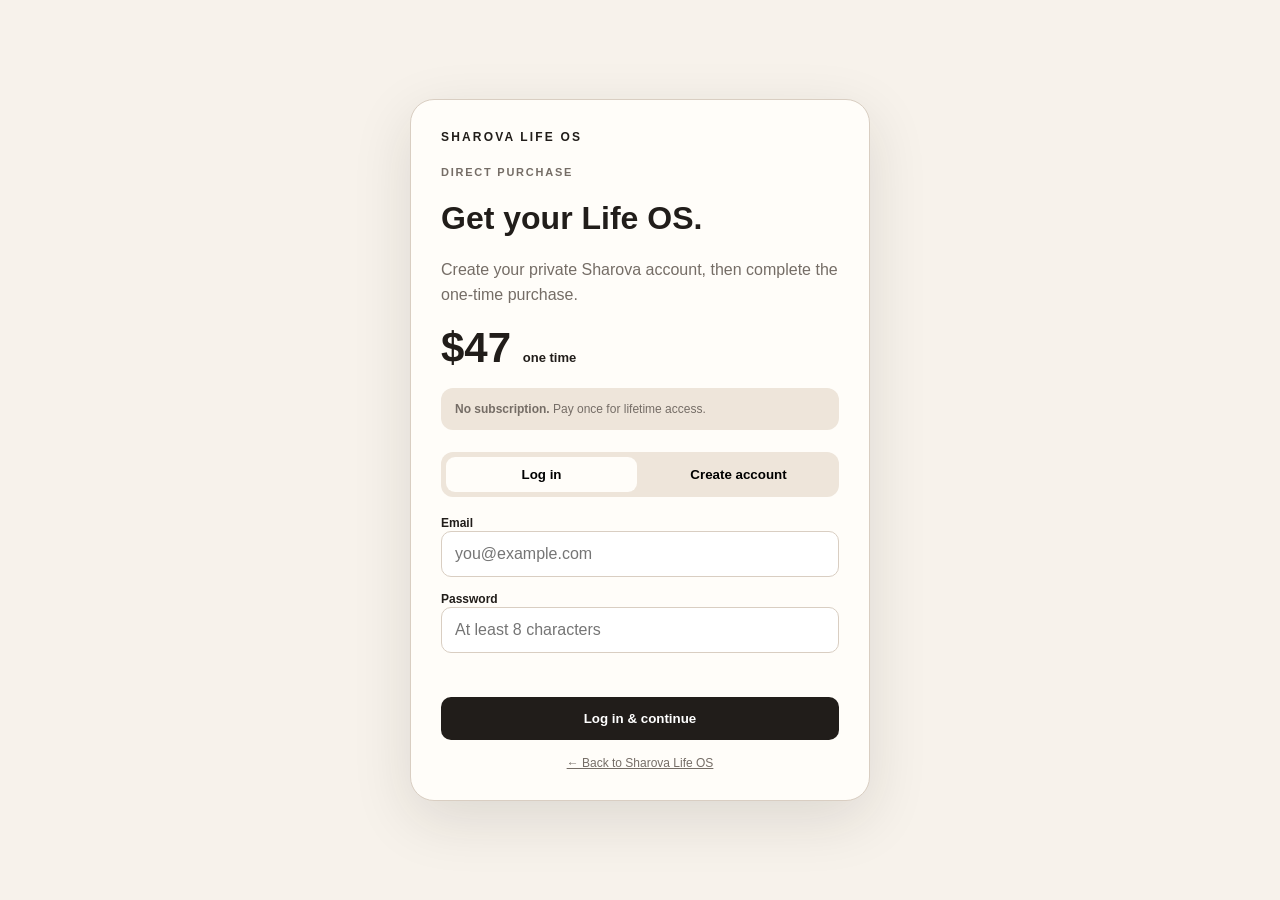
<file: direct/index.html>
<!doctype html><html lang="en"><head><meta charset="utf-8"><meta name="viewport" content="width=device-width,initial-scale=1"><title>Sharova Life OS — Direct Purchase</title><meta name="sharova-route-version" content="2026-09-15-direct-fix-v10"><style>*{box-sizing:border-box}body{margin:0;min-height:100vh;background:#f7f2eb;color:#211d1a;font-family:Arial,sans-serif;display:flex;align-items:center;justify-content:center;padding:20px}.card{width:min(460px,100%);background:#fffdf9;border:1px solid #d9cec2;border-radius:24px;padding:30px;box-shadow:0 18px 60px rgba(33,29,26,.12)}.brand{font-size:12px;letter-spacing:.18em;font-weight:800}.eyebrow{font-size:11px;letter-spacing:.16em;color:#756d66;font-weight:800;margin:22px 0 8px}.price{font-size:42px;font-weight:900;margin:10px 0}.sub{color:#756d66;line-height:1.55}.tabs{display:grid;grid-template-columns:1fr 1fr;gap:6px;background:#eee5da;padding:5px;border-radius:12px;margin:22px 0 16px}.tabs button{border:0;background:transparent;padding:10px;border-radius:9px;font-weight:800}.tabs .active{background:#fffdf9}.form{display:grid;gap:12px}.form label{font-size:12px;font-weight:800}.form input{width:100%;padding:13px;border:1px solid #d9cec2;border-radius:10px;background:#fff;font:inherit}.primary{border:0;border-radius:10px;padding:14px;background:#211d1a;color:white;font-weight:800;cursor:pointer}.primary:disabled{opacity:.55}.msg{min-height:20px;font-size:13px;color:#756d66}.error{color:#a33}.ok{color:#276b42}.hide{display:none}.note{padding:12px 14px;border-radius:12px;background:#eee5da;color:#756d66;font-size:12px;line-height:1.5;margin:16px 0}.back{display:block;text-align:center;margin-top:16px;color:#756d66;font-size:12px}</style></head><body><div class="card"><div class="brand">SHAROVA LIFE OS</div><p class="eyebrow">DIRECT PURCHASE</p><h1>Get your Life OS.</h1><p class="sub">Create your private Sharova account, then complete the one-time purchase.</p><div class="price">$47 <small style="font-size:13px">one time</small></div><div class="note"><strong>No subscription.</strong> Pay once for lifetime access.</div><div class="tabs"><button id="loginTab" class="active" type="button">Log in</button><button id="signupTab" type="button">Create account</button></div><form id="form" class="form"><div id="nameWrap" class="hide"><label>Name</label><input id="name" autocomplete="name" placeholder="Your name"></div><div><label>Email</label><input id="email" type="email" autocomplete="email" required placeholder="you@example.com"></div><div><label>Password</label><input id="password" type="password" minlength="8" required placeholder="At least 8 characters"></div><div id="confirmWrap" class="hide"><label>Confirm password</label><input id="confirm" type="password" minlength="8" placeholder="Repeat your password"></div><div id="msg" class="msg"></div><button id="submit" class="primary" type="submit">Log in &amp; continue</button></form><a class="back" href="/website/">← Back to Sharova Life OS</a></div><script>const PROD=location.origin,SB_URL='https://ofodxwpukrgegtavahfm.supabase.co',SB_KEY='sb_publishable_RvJAQ8p31BacTxANx3gltw_KRxlpoxe',SESSION_KEY='sharova_direct_session';let signup=false,session=null;const $=id=>document.getElementById(id);const msg=(t,c='')=>{$('msg').textContent=t;$('msg').className='msg '+c};function mode(v){signup=v;$('loginTab').classList.toggle('active',!v);$('signupTab').classList.toggle('active',v);$('nameWrap').classList.toggle('hide',!v);$('confirmWrap').classList.toggle('hide',!v);$('submit').textContent=v?'Create account & continue':'Log in & continue';msg('')}$('loginTab').onclick=()=>mode(false);$('signupTab').onclick=()=>mode(true);function headers(token){return{apikey:SB_KEY,Authorization:'Bearer '+(token||SB_KEY),'Content-Type':'application/json'}}async function api(path,body,token){const r=await fetch(SB_URL+path,{method:'POST',headers:headers(token),body:JSON.stringify(body)});const d=await r.json().catch(()=>({}));if(!r.ok)throw Error(d.msg||d.error_description||d.message||d.error||'Account request failed.');return d}function save(s){session=s;localStorage.setItem(SESSION_KEY,JSON.stringify(s))}function clear(){session=null;localStorage.removeItem(SESSION_KEY)}function restore(){try{const s=JSON.parse(localStorage.getItem(SESSION_KEY)||'null');return s?.access_token?s:null}catch(_){clear();return null}}async function checkEntitlement(user){try{if(!session?.access_token||!user?.id)return false;const r=await fetch(SB_URL+'/rest/v1/user_entitlements?select=status,expires_at&user_id=eq.'+encodeURIComponent(user.id)+'&limit=1',{headers:headers(session.access_token)});if(!r.ok)return false;const rows=await r.json().catch(()=>[]),d=rows[0];return d?.status==='active'&&(!d.expires_at||new Date(d.expires_at)>new Date())}catch(_){return false}}async function checkout(){if(!session?.access_token)throw Error('Please log in again.');msg('Opening secure checkout…');const r=await fetch('/api/create-checkout',{method:'POST',headers:{Authorization:'Bearer '+session.access_token}});const d=await r.json().catch(()=>({}));if(!r.ok||!d.url)throw Error(d.error||'Unable to start checkout.');location.href=d.url}async function afterAuth(user){const confirmed=user?.email_confirmed_at||user?.confirmed_at;if(!confirmed){msg('Account created. Check your email, confirm it, then return here and log in.','ok');return}if(await checkEntitlement(user)){location.href=PROD+'/';return}await checkout()}$('form').onsubmit=async e=>{e.preventDefault();$('submit').disabled=true;msg('');try{const email=$('email').value.trim(),password=$('password').value;if(signup){if(password!==$('confirm').value)throw Error('Passwords do not match.');const redirect=encodeURIComponent(PROD+'/direct/');const d=await api('/auth/v1/signup?redirect_to='+redirect,{email,password,data:{display_name:$('name').value.trim()}});if(d.access_token){save({access_token:d.access_token,user:d.user});await afterAuth(d.user)}else msg('Account created. Check your email, confirm it, then return here and log in.','ok')}else{const d=await api('/auth/v1/token?grant_type=password',{email,password});if(!d.access_token)throw Error('Login did not return a session.');save({access_token:d.access_token,user:d.user});await afterAuth(d.user)}}catch(e){msg(e.message||'We could not complete that request.','error')}finally{$('submit').disabled=false}};restore();</script></body></html><!-- direct route fix v10: no startup account-service check -->
</file>
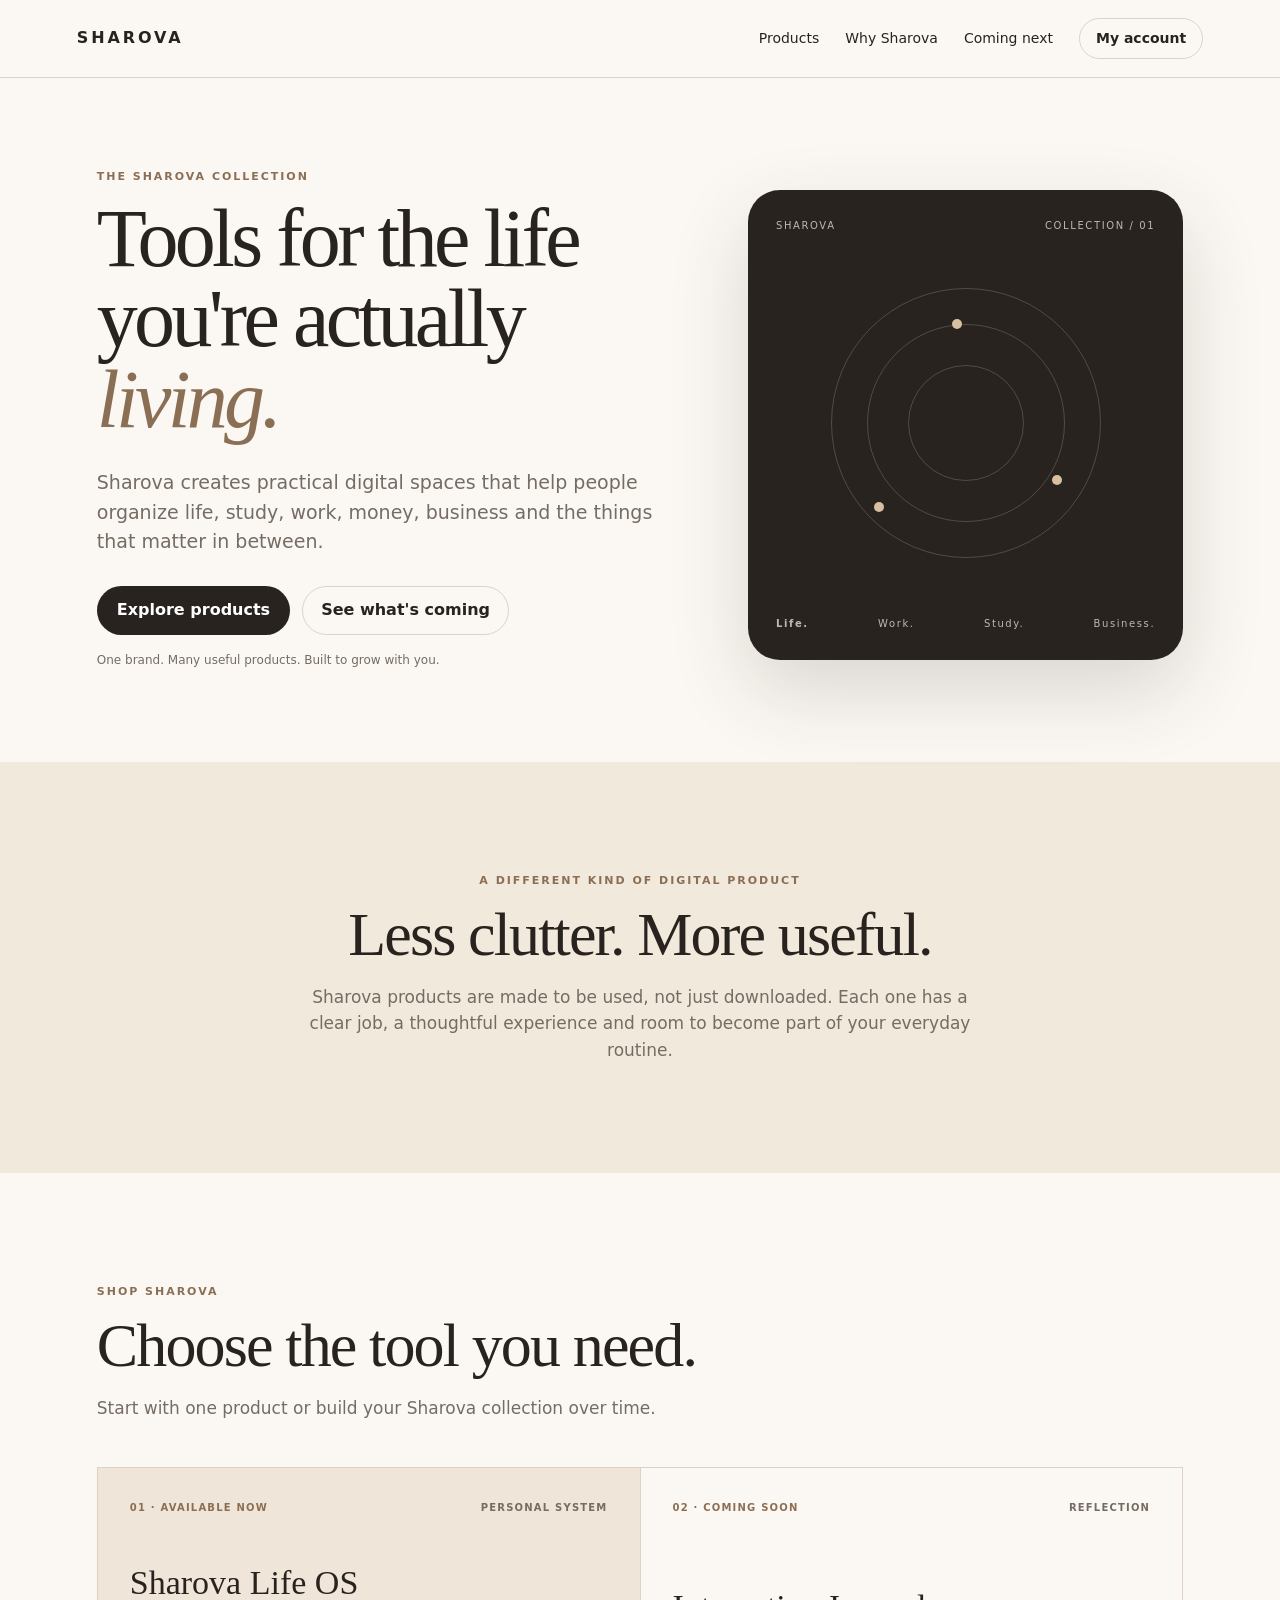
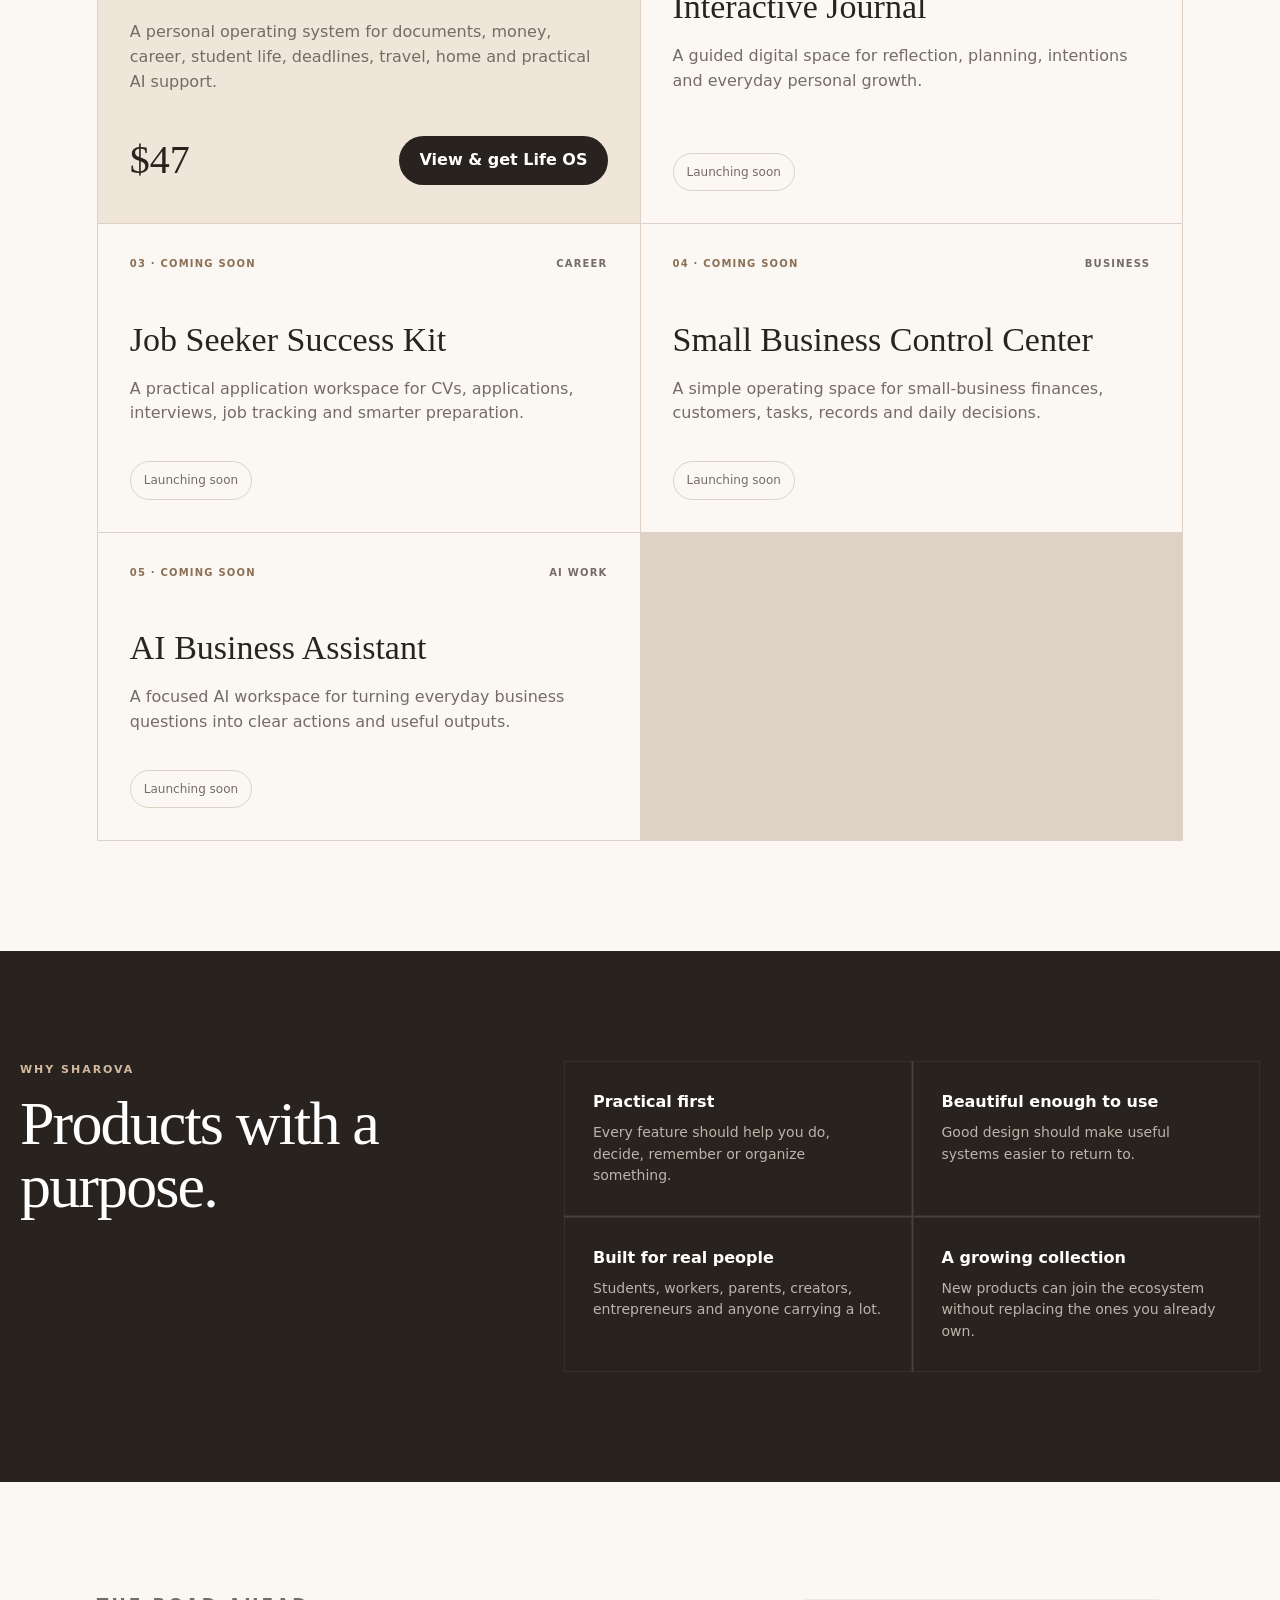
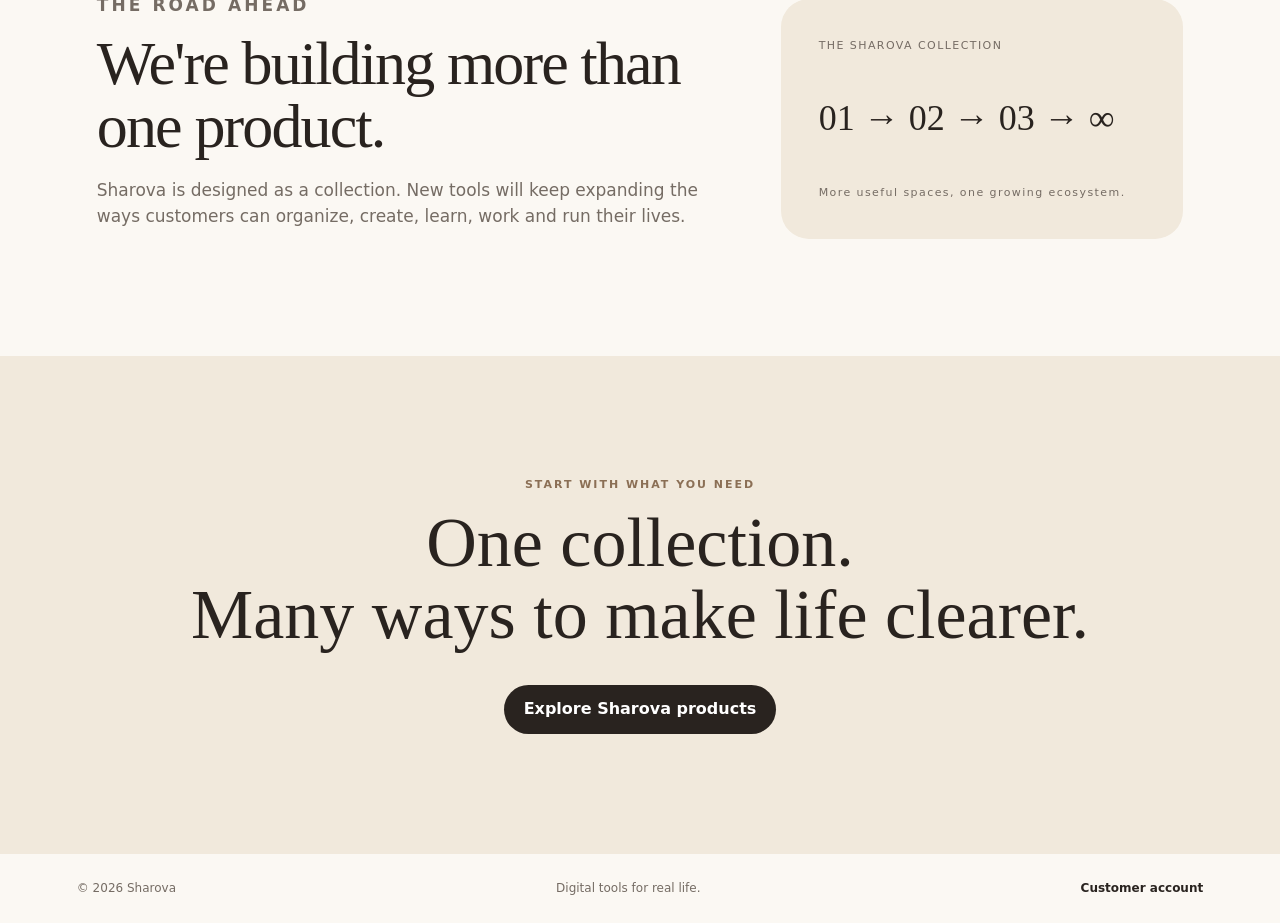
<file: store/index.html>
<!doctype html>
<html lang="en">
<head>
<meta charset="utf-8">
<meta name="viewport" content="width=device-width,initial-scale=1">
<meta name="description" content="Sharova — a growing collection of thoughtful digital tools for life, work, study and business.">
<meta name="robots" content="index,follow">
<title>Sharova — Digital tools for real life.</title>
<link rel="stylesheet" href="/store.css">
</head>
<body>
<header class="nav">
  <a class="logo" href="#top">SHAROVA</a>
  <nav>
    <a href="#products">Products</a>
    <a href="#why">Why Sharova</a>
    <a href="#future">Coming next</a>
    <a class="ghost" href="/">My account</a>
  </nav>
</header>

<main id="top">
<section class="hero">
  <div class="hero-copy">
    <p class="eyebrow">THE SHAROVA COLLECTION</p>
    <h1>Tools for the life you're actually <em>living.</em></h1>
    <p class="lead">Sharova creates practical digital spaces that help people organize life, study, work, money, business and the things that matter in between.</p>
    <div class="actions">
      <a class="primary" href="#products">Explore products</a>
      <a class="secondary" href="#future">See what's coming</a>
    </div>
    <p class="micro">One brand. Many useful products. Built to grow with you.</p>
  </div>
  <div class="hero-art">
    <div class="art-label"><span>SHAROVA</span><span>COLLECTION / 01</span></div>
    <div class="art-orbit"><i></i><i></i><i></i></div>
    <div class="art-bottom"><strong>Life.</strong><span>Work.</span><span>Study.</span><span>Business.</span></div>
  </div>
</section>

<section class="statement">
  <p class="eyebrow">A DIFFERENT KIND OF DIGITAL PRODUCT</p>
  <h2>Less clutter. More useful.</h2>
  <p>Sharova products are made to be used, not just downloaded. Each one has a clear job, a thoughtful experience and room to become part of your everyday routine.</p>
</section>

<section id="products" class="section">
  <div class="section-heading">
    <p class="eyebrow">SHOP SHAROVA</p>
    <h2>Choose the tool you need.</h2>
    <p>Start with one product or build your Sharova collection over time.</p>
  </div>
  <div class="products">
    <article class="product featured">
      <div class="product-meta"><span>01 · AVAILABLE NOW</span><b>PERSONAL SYSTEM</b></div>
      <div>
        <h3>Sharova Life OS</h3>
        <p>A personal operating system for documents, money, career, student life, deadlines, travel, home and practical AI support.</p>
      </div>
      <div class="product-bottom"><strong>$47</strong><a class="primary" href="/website/">View & get Life OS</a></div>
    </article>

    <article class="product">
      <div class="product-meta"><span>02 · COMING SOON</span><b>REFLECTION</b></div>
      <div>
        <h3>Interactive Journal</h3>
        <p>A guided digital space for reflection, planning, intentions and everyday personal growth.</p>
      </div>
      <div class="product-bottom"><span class="soon">Launching soon</span></div>
    </article>

    <article class="product">
      <div class="product-meta"><span>03 · COMING SOON</span><b>CAREER</b></div>
      <div>
        <h3>Job Seeker Success Kit</h3>
        <p>A practical application workspace for CVs, applications, interviews, job tracking and smarter preparation.</p>
      </div>
      <div class="product-bottom"><span class="soon">Launching soon</span></div>
    </article>

    <article class="product">
      <div class="product-meta"><span>04 · COMING SOON</span><b>BUSINESS</b></div>
      <div>
        <h3>Small Business Control Center</h3>
        <p>A simple operating space for small-business finances, customers, tasks, records and daily decisions.</p>
      </div>
      <div class="product-bottom"><span class="soon">Launching soon</span></div>
    </article>

    <article class="product">
      <div class="product-meta"><span>05 · COMING SOON</span><b>AI WORK</b></div>
      <div>
        <h3>AI Business Assistant</h3>
        <p>A focused AI workspace for turning everyday business questions into clear actions and useful outputs.</p>
      </div>
      <div class="product-bottom"><span class="soon">Launching soon</span></div>
    </article>
  </div>
</section>

<section id="why" class="why">
  <div><p class="eyebrow">WHY SHAROVA</p><h2>Products with a purpose.</h2></div>
  <div class="why-grid">
    <div><b>Practical first</b><span>Every feature should help you do, decide, remember or organize something.</span></div>
    <div><b>Beautiful enough to use</b><span>Good design should make useful systems easier to return to.</span></div>
    <div><b>Built for real people</b><span>Students, workers, parents, creators, entrepreneurs and anyone carrying a lot.</span></div>
    <div><b>A growing collection</b><span>New products can join the ecosystem without replacing the ones you already own.</span></div>
  </div>
</section>

<section id="future" class="future">
  <div>
    <p class="eyebrow">THE ROAD AHEAD</p>
    <h2>We're building more than one product.</h2>
    <p>Sharova is designed as a collection. New tools will keep expanding the ways customers can organize, create, learn, work and run their lives.</p>
  </div>
  <div class="future-card"><span>THE SHAROVA COLLECTION</span><strong>01 → 02 → 03 → ∞</strong><small>More useful spaces, one growing ecosystem.</small></div>
</section>

<section class="final">
  <p class="eyebrow">START WITH WHAT YOU NEED</p>
  <h2>One collection.<br>Many ways to make life clearer.</h2>
  <a class="primary" href="#products">Explore Sharova products</a>
</section>
</main>

<footer><span>© 2026 Sharova</span><span>Digital tools for real life.</span><a href="/">Customer account</a></footer>
</body>
</html>
</file>
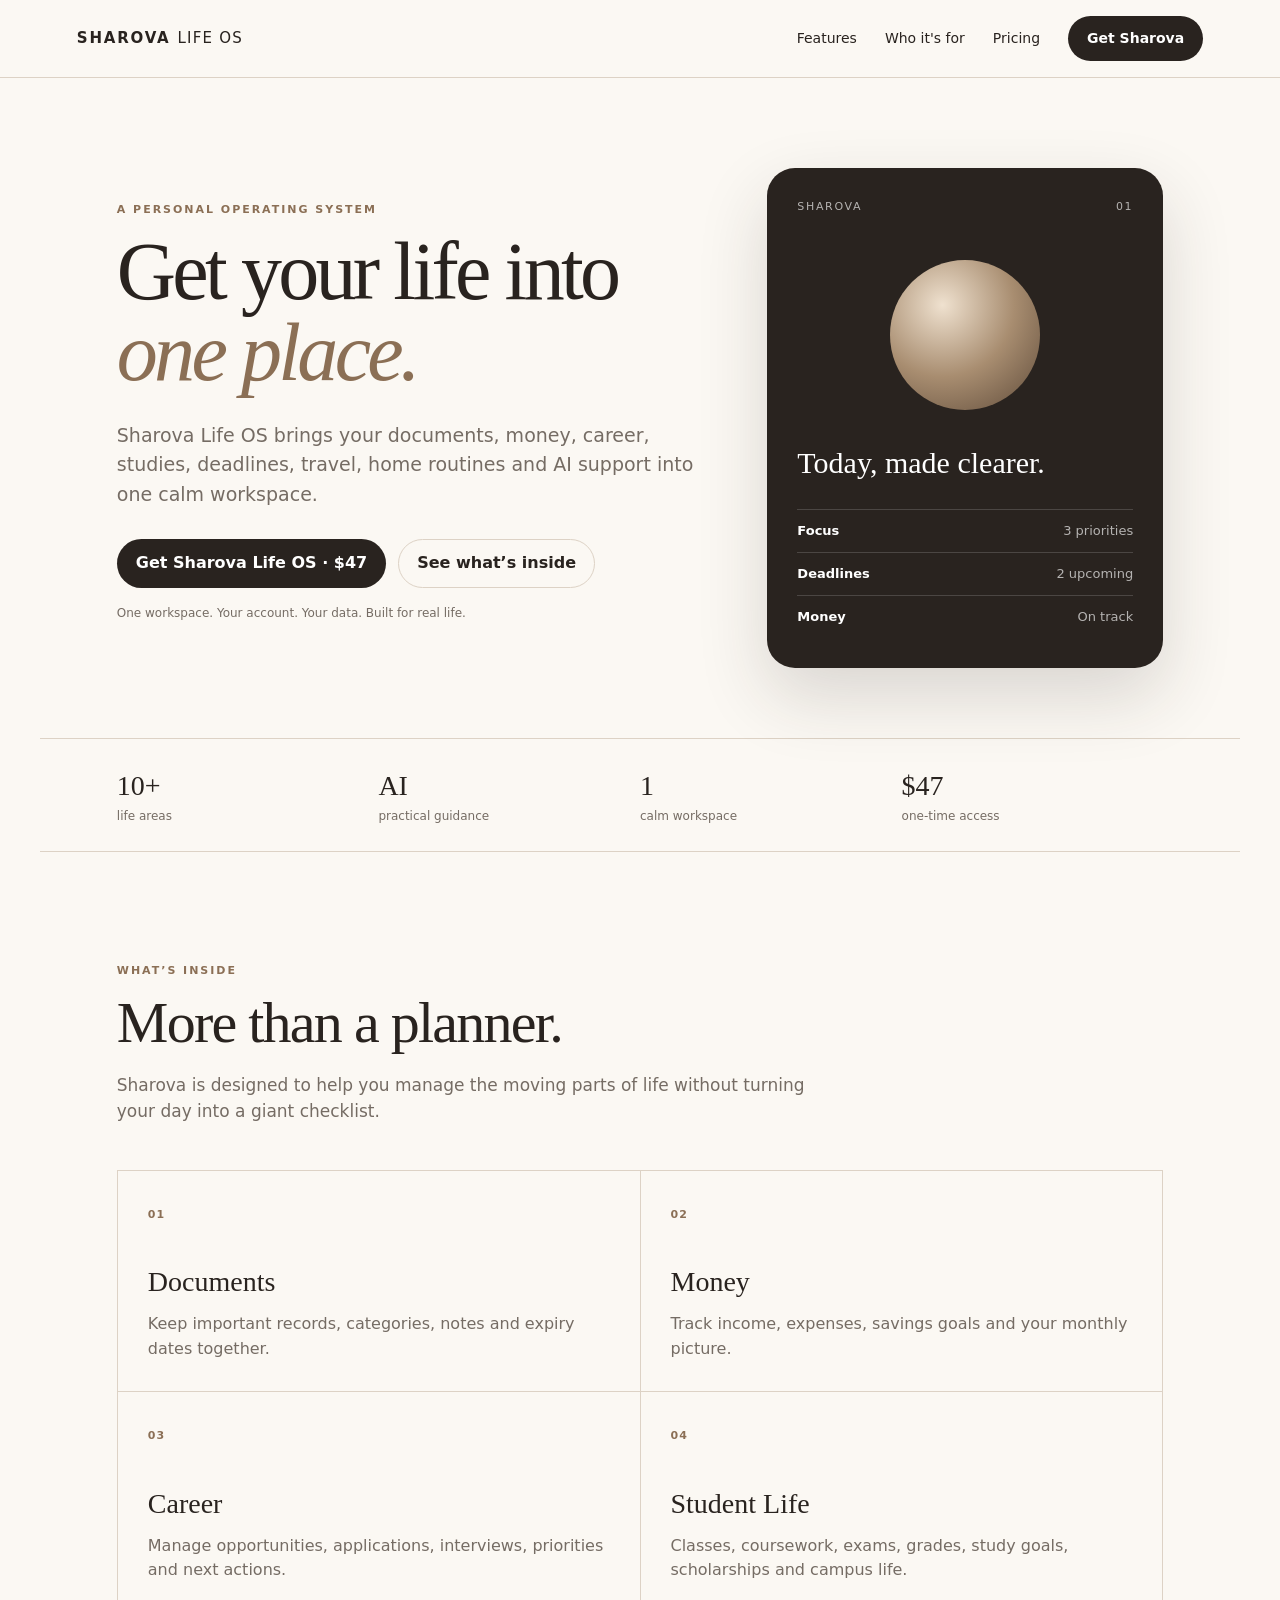
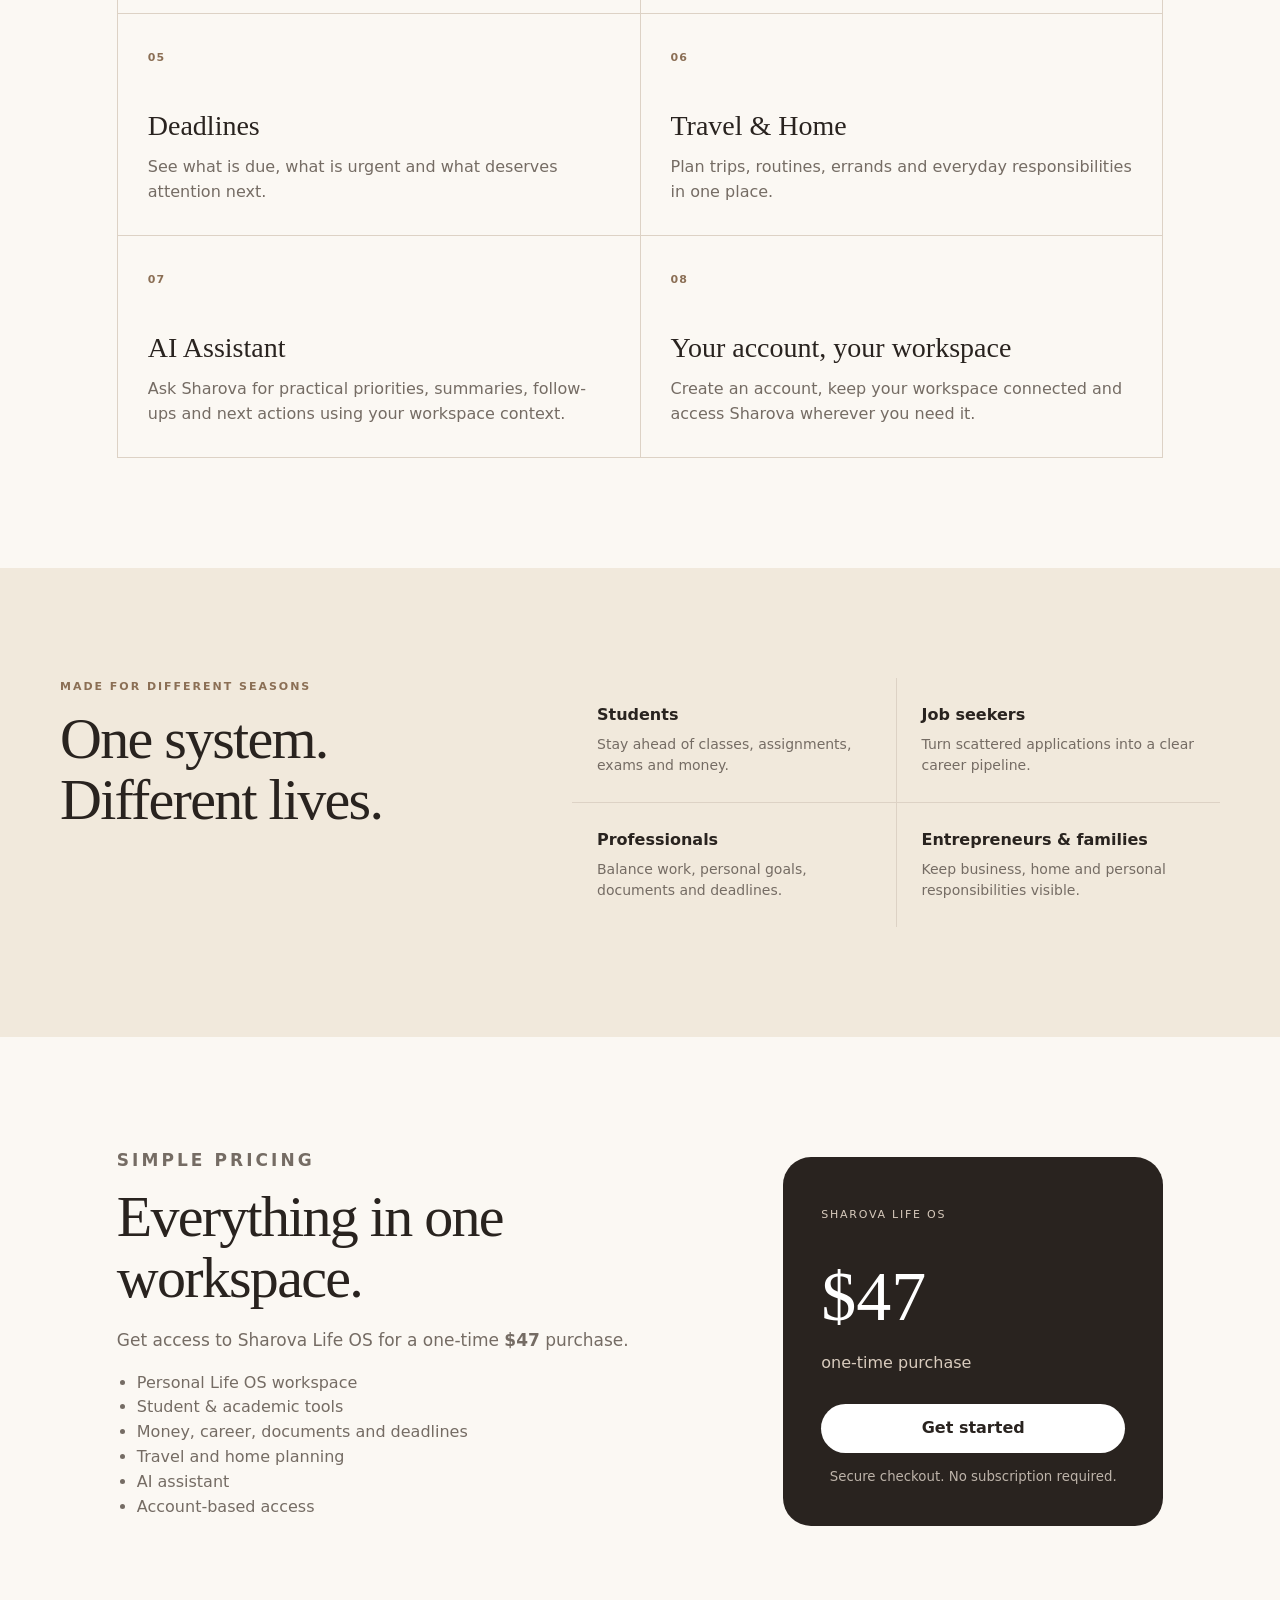
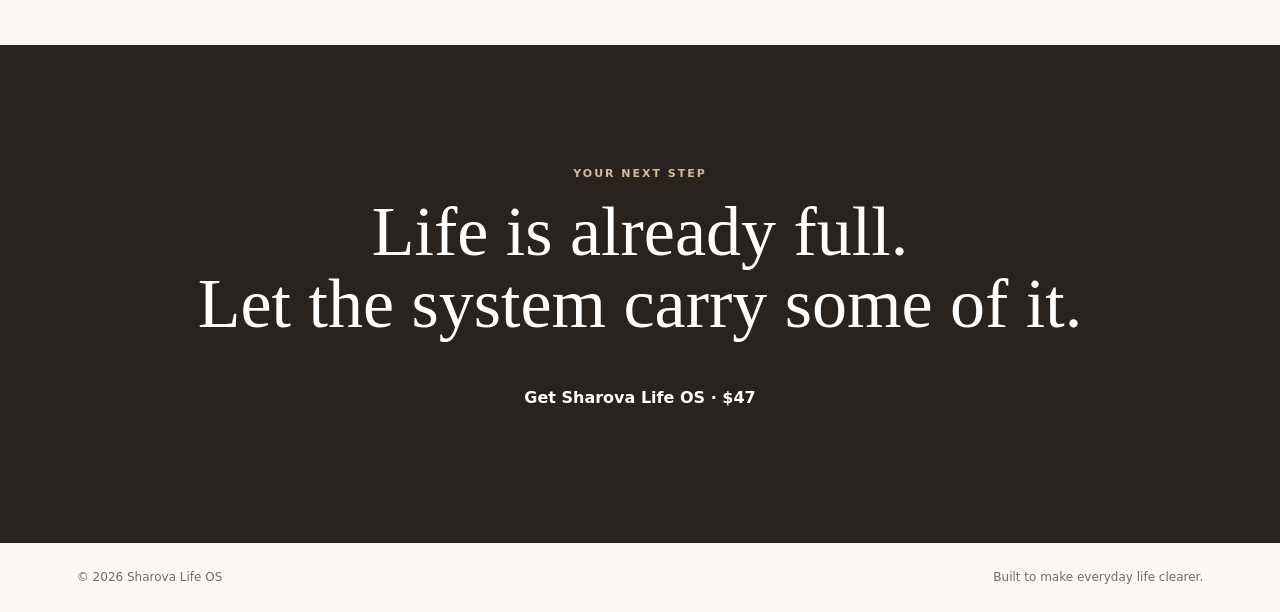
<file: website/index.html>
<!doctype html>
<html lang="en">
<head>
<meta charset="utf-8">
<meta name="viewport" content="width=device-width,initial-scale=1">
<meta name="description" content="Sharova Life OS — one calm workspace for your life, studies, career, money and everyday plans.">
<meta name="robots" content="index,follow">
<title>Sharova Life OS — Your life, organized.</title>
<link rel="stylesheet" href="/website.css">
</head>
<body>
<header class="nav"><a class="logo" href="#top">SHAROVA <span>LIFE OS</span></a><nav><a href="#features">Features</a><a href="#who">Who it's for</a><a href="#price">Pricing</a><a class="nav-cta" href="/direct.html">Get Sharova</a></nav></header>
<main id="top">
<section class="hero"><div class="hero-copy"><p class="eyebrow">A PERSONAL OPERATING SYSTEM</p><h1>Get your life into <em>one place.</em></h1><p class="lead">Sharova Life OS brings your documents, money, career, studies, deadlines, travel, home routines and AI support into one calm workspace.</p><div class="actions"><a class="primary" href="/direct.html">Get Sharova Life OS · $47</a><a class="secondary" href="#features">See what’s inside</a></div><p class="micro">One workspace. Your account. Your data. Built for real life.</p></div><div class="hero-card"><div class="card-top"><span>SHAROVA</span><span>01</span></div><div class="orb"></div><h2>Today, made clearer.</h2><div class="mini-row"><b>Focus</b><span>3 priorities</span></div><div class="mini-row"><b>Deadlines</b><span>2 upcoming</span></div><div class="mini-row"><b>Money</b><span>On track</span></div></div></section>
<section class="trust"><div><strong>10+</strong><span>life areas</span></div><div><strong>AI</strong><span>practical guidance</span></div><div><strong>1</strong><span>calm workspace</span></div><div><strong>$47</strong><span>one-time access</span></div></section>
<section id="features" class="section"><div class="section-heading"><p class="eyebrow">WHAT’S INSIDE</p><h2>More than a planner.</h2><p>Sharova is designed to help you manage the moving parts of life without turning your day into a giant checklist.</p></div><div class="grid">
<article><span>01</span><h3>Documents</h3><p>Keep important records, categories, notes and expiry dates together.</p></article>
<article><span>02</span><h3>Money</h3><p>Track income, expenses, savings goals and your monthly picture.</p></article>
<article><span>03</span><h3>Career</h3><p>Manage opportunities, applications, interviews, priorities and next actions.</p></article>
<article><span>04</span><h3>Student Life</h3><p>Classes, coursework, exams, grades, study goals, scholarships and campus life.</p></article>
<article><span>05</span><h3>Deadlines</h3><p>See what is due, what is urgent and what deserves attention next.</p></article>
<article><span>06</span><h3>Travel & Home</h3><p>Plan trips, routines, errands and everyday responsibilities in one place.</p></article>
<article class="wide"><span>07</span><h3>AI Assistant</h3><p>Ask Sharova for practical priorities, summaries, follow-ups and next actions using your workspace context.</p></article>
<article class="wide"><span>08</span><h3>Your account, your workspace</h3><p>Create an account, keep your workspace connected and access Sharova wherever you need it.</p></article>
</div></section>
<section id="who" class="split"><div><p class="eyebrow">MADE FOR DIFFERENT SEASONS</p><h2>One system. Different lives.</h2></div><div class="audiences"><div><b>Students</b><span>Stay ahead of classes, assignments, exams and money.</span></div><div><b>Job seekers</b><span>Turn scattered applications into a clear career pipeline.</span></div><div><b>Professionals</b><span>Balance work, personal goals, documents and deadlines.</span></div><div><b>Entrepreneurs & families</b><span>Keep business, home and personal responsibilities visible.</span></div></div></section>
<section id="price" class="price"><div><p class="eyebrow">SIMPLE PRICING</p><h2>Everything in one workspace.</h2><p>Get access to Sharova Life OS for a one-time <strong>$47</strong> purchase.</p><ul><li>Personal Life OS workspace</li><li>Student & academic tools</li><li>Money, career, documents and deadlines</li><li>Travel and home planning</li><li>AI assistant</li><li>Account-based access</li></ul></div><div class="price-card"><p>SHAROVA LIFE OS</p><strong>$47</strong><span>one-time purchase</span><a class="primary" href="/direct.html">Get started</a><small>Secure checkout. No subscription required.</small></div></section>
<section class="final"><p class="eyebrow">YOUR NEXT STEP</p><h2>Life is already full.<br>Let the system carry some of it.</h2><a class="primary" href="/direct.html">Get Sharova Life OS · $47</a></section>
</main>
<footer><span>© 2026 Sharova Life OS</span><span>Built to make everyday life clearer.</span></footer>
</body></html>
</file>
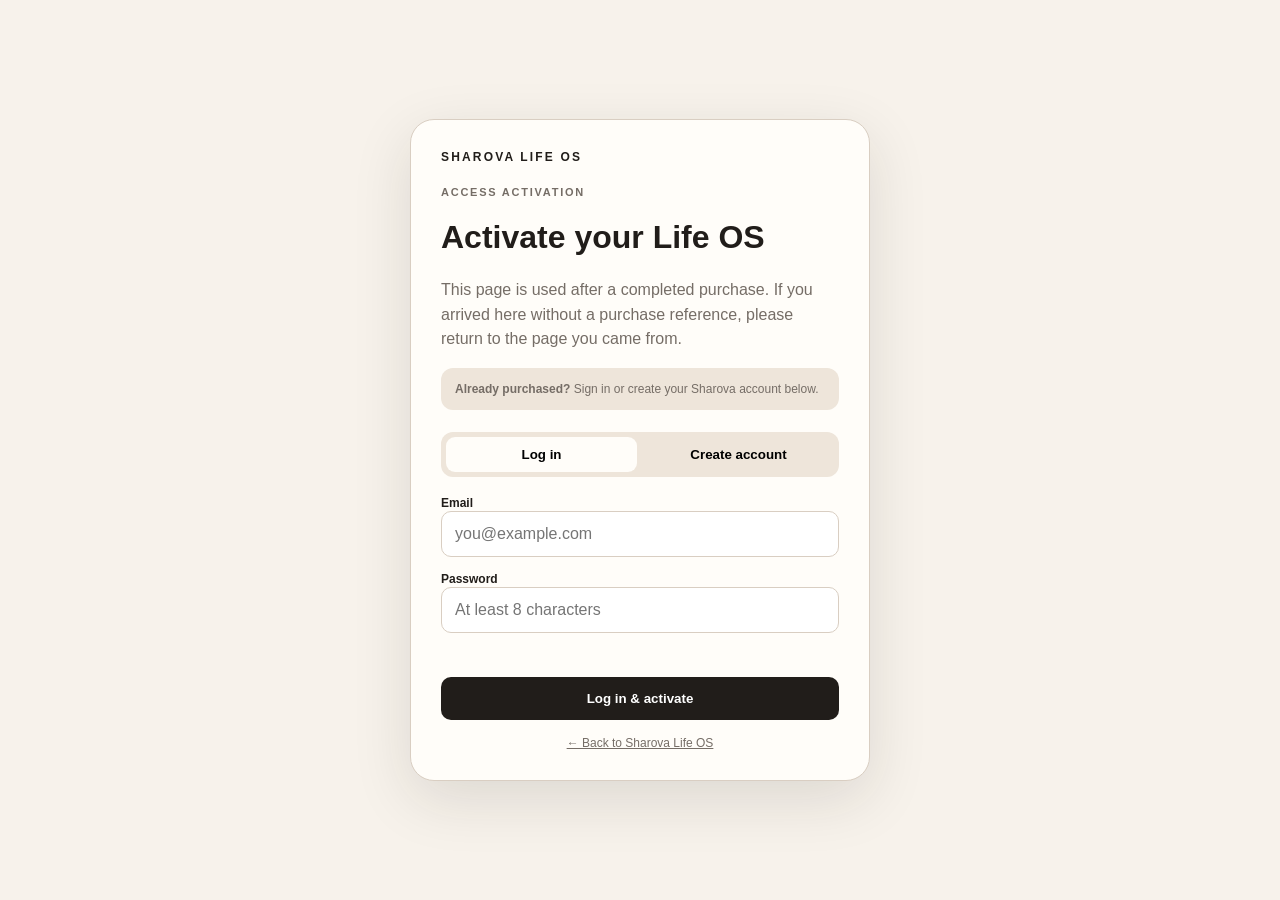
<file: direct.html>
<!doctype html><html lang="en"><head><meta charset="utf-8"><meta name="viewport" content="width=device-width,initial-scale=1"><title>Sharova Life OS — Activate Access</title><meta name="sharova-route-version" content="2026-09-18-post-payment-activation-v3"><style>*{box-sizing:border-box}body{margin:0;min-height:100vh;background:#f7f2eb;color:#211d1a;font-family:Arial,sans-serif;display:flex;align-items:center;justify-content:center;padding:20px}.card{width:min(460px,100%);background:#fffdf9;border:1px solid #d9cec2;border-radius:24px;padding:30px;box-shadow:0 18px 60px rgba(33,29,26,.12)}.brand{font-size:12px;letter-spacing:.18em;font-weight:800}.eyebrow{font-size:11px;letter-spacing:.16em;color:#756d66;font-weight:800;margin:22px 0 8px}.sub{color:#756d66;line-height:1.55}.tabs{display:grid;grid-template-columns:1fr 1fr;gap:6px;background:#eee5da;padding:5px;border-radius:12px;margin:22px 0 16px}.tabs button{border:0;background:transparent;padding:10px;border-radius:9px;font-weight:800}.tabs .active{background:#fffdf9}.form{display:grid;gap:12px}.form label{font-size:12px;font-weight:800}.form input{width:100%;padding:13px;border:1px solid #d9cec2;border-radius:10px;background:#fff;font:inherit}.primary{border:0;border-radius:10px;padding:14px;background:#211d1a;color:white;font-weight:800;cursor:pointer}.primary:disabled{opacity:.55}.msg{min-height:20px;font-size:13px;color:#756d66}.error{color:#a33}.ok{color:#276b42}.hide{display:none}.note{padding:12px 14px;border-radius:12px;background:#eee5da;color:#756d66;font-size:12px;line-height:1.5;margin:16px 0}.back{display:block;text-align:center;margin-top:16px;color:#756d66;font-size:12px}</style></head><body><div class="card"><div class="brand">SHAROVA LIFE OS</div><p class="eyebrow">ACCESS ACTIVATION</p><h1 id="heading">Activate your Life OS.</h1><p id="sub" class="sub">Your purchase has been received. Log in with the same email used for your purchase and we’ll activate your access.</p><div class="note"><strong>Already purchased?</strong> Sign in or create your Sharova account below.</div><div class="tabs"><button id="loginTab" class="active" type="button">Log in</button><button id="signupTab" type="button">Create account</button></div><form id="form" class="form"><div id="nameWrap" class="hide"><label>Name</label><input id="name" autocomplete="name" placeholder="Your name"></div><div><label>Email</label><input id="email" type="email" autocomplete="email" required placeholder="you@example.com"></div><div><label>Password</label><input id="password" type="password" minlength="8" required placeholder="At least 8 characters"></div><div id="confirmWrap" class="hide"><label>Confirm password</label><input id="confirm" type="password" minlength="8" placeholder="Repeat your password"></div><div id="msg" class="msg"></div><button id="submit" class="primary" type="submit">Log in &amp; activate</button></form><a class="back" href="/website/">← Back to Sharova Life OS</a></div><script>const PROD=location.origin,SB_URL='https://ofodxwpukrgegtavahfm.supabase.co',SB_KEY='sb_publishable_RvJAQ8p31BacTxANx3gltw_KRxlpoxe',SESSION_KEY='sharova_direct_session';let signup=false,session=null;const params=new URLSearchParams(location.search),paymentReference=params.get('reference')||'';const $=id=>document.getElementById(id);const msg=(t,c='')=>{$('msg').textContent=t;$('msg').className='msg '+c};function mode(v){signup=v;$('loginTab').classList.toggle('active',!v);$('signupTab').classList.toggle('active',v);$('nameWrap').classList.toggle('hide',!v);$('confirmWrap').classList.toggle('hide',!v);$('submit').textContent=v?'Create account & activate':'Log in & activate';msg('')}$('loginTab').onclick=()=>mode(false);$('signupTab').onclick=()=>mode(true);function headers(token){return{apikey:SB_KEY,Authorization:'Bearer '+(token||SB_KEY),'Content-Type':'application/json'}}async function api(path,body,token){const r=await fetch(SB_URL+path,{method:'POST',headers:headers(token),body:JSON.stringify(body)});const d=await r.json().catch(()=>({}));if(!r.ok)throw Error(d.msg||d.error_description||d.message||d.error||'Account request failed.');return d}function save(s){session=s;localStorage.setItem(SESSION_KEY,JSON.stringify(s))}function clear(){session=null;localStorage.removeItem(SESSION_KEY)}function restore(){try{const s=JSON.parse(localStorage.getItem(SESSION_KEY)||'null');return s?.access_token?s:null}catch(_){clear();return null}}async function checkEntitlement(user){try{if(!session?.access_token||!user?.id)return false;const r=await fetch(SB_URL+'/rest/v1/user_entitlements?select=status,expires_at&user_id=eq.'+encodeURIComponent(user.id)+'&limit=1',{headers:headers(session.access_token)});if(!r.ok)return false;const rows=await r.json().catch(()=>[]),d=rows[0];return d?.status==='active'&&(!d.expires_at||new Date(d.expires_at)>new Date())}catch(_){return false}}async function verifyReturnedPayment(){if(!paymentReference)throw Error('This access page can only be completed from a successful purchase.');if(!session?.access_token)throw Error('Please log in again to activate your purchase.');msg('Activating your access…');const r=await fetch('/api/verify-payment',{method:'POST',headers:{Authorization:'Bearer '+session.access_token,'Content-Type':'application/json'},body:JSON.stringify({reference:paymentReference})});const d=await r.json().catch(()=>({}));if(!r.ok||!d.verified)throw Error(d.error||'We could not verify your purchase yet.');msg('Access activated. Welcome to Sharova Life OS.','ok');setTimeout(()=>{location.href=PROD+'/'},700);return true}async function afterAuth(user){const confirmed=user?.email_confirmed_at||user?.confirmed_at;if(!confirmed){msg('Account created. Check your email, confirm it, then return here to activate your access.','ok');return}if(paymentReference){await verifyReturnedPayment();return}if(await checkEntitlement(user)){location.href=PROD+'/';return}msg('This page is only for completing access after purchase.','error')}$('form').onsubmit=async e=>{e.preventDefault();$('submit').disabled=true;msg('');try{const email=$('email').value.trim(),password=$('password').value;if(signup){if(password!==$('confirm').value)throw Error('Passwords do not match.');const redirect=encodeURIComponent(PROD+'/direct/'+(paymentReference?'?reference='+encodeURIComponent(paymentReference):''));const d=await api('/auth/v1/signup?redirect_to='+redirect,{email,password,data:{display_name:$('name').value.trim()}});if(d.access_token){save({access_token:d.access_token,user:d.user});await afterAuth(d.user)}else msg('Account created. Check your email, confirm it, then return here to activate your access.','ok')}else{const d=await api('/auth/v1/token?grant_type=password',{email,password});if(!d.access_token)throw Error('Login did not return a session.');save({access_token:d.access_token,user:d.user});await afterAuth(d.user)}}catch(e){msg(e.message||'We could not complete that request.','error')}finally{$('submit').disabled=false}};session=restore();if(!paymentReference){$('heading').textContent='Activate your Life OS';$('sub').textContent='This page is used after a completed purchase. If you arrived here without a purchase reference, please return to the page you came from.'}</script></body></html><!-- direct route: post-payment access activation only -->
</file>
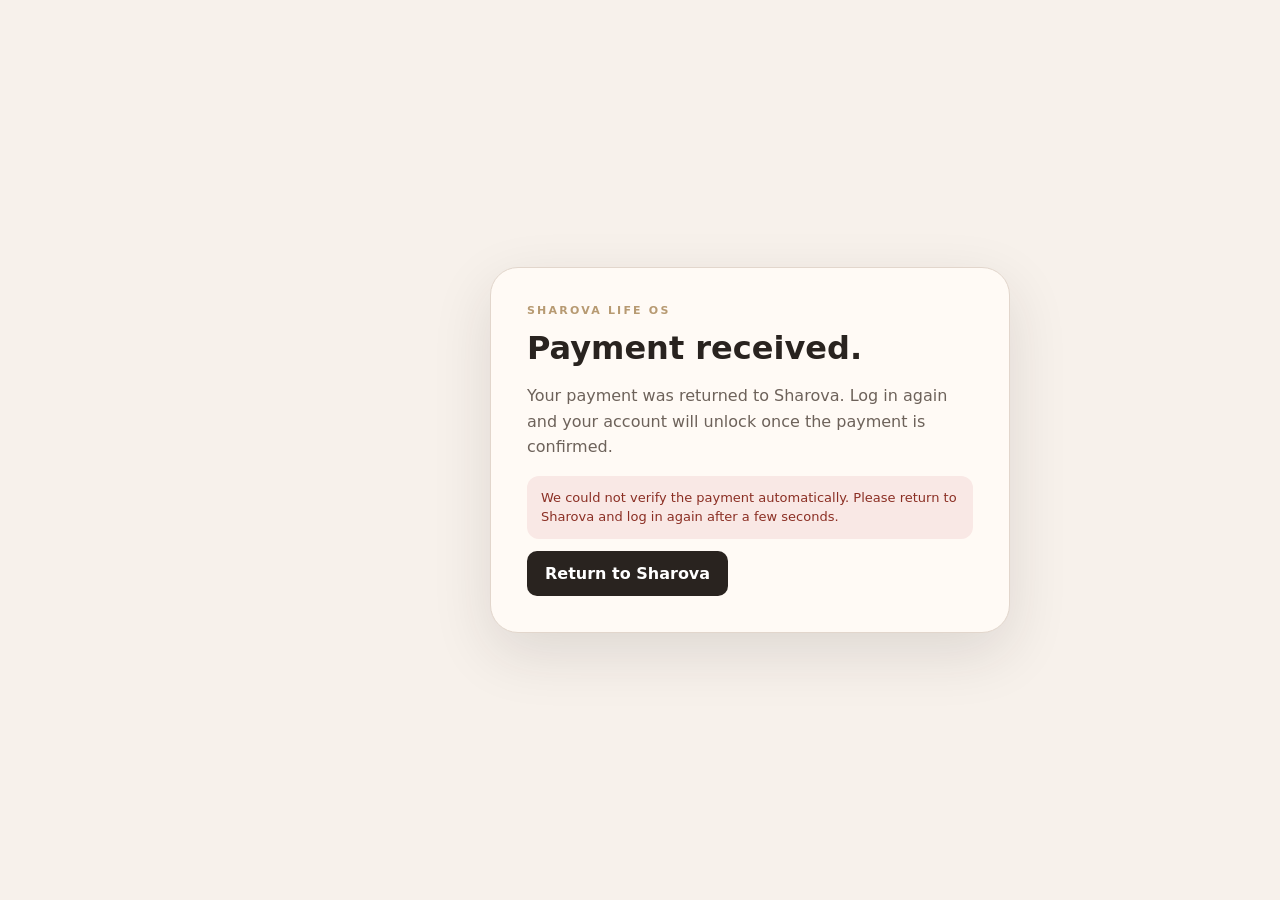
<file: payment-success.html>
<!doctype html><html lang="en"><head><meta charset="UTF-8"><meta name="viewport" content="width=device-width,initial-scale=1"><meta name="theme-color" content="#29231f"><title>Payment received · Sharova Life OS</title><link rel="stylesheet" href="styles.css"><style>body{min-height:100vh;display:grid;place-items:center;padding:24px;background:#f7f1eb;color:#29231f}.success-card{width:min(520px,100%);background:#fffaf5;border:1px solid #e2d6cc;border-radius:28px;padding:36px;box-shadow:0 20px 60px rgba(41,35,31,.12)}.success-card h1{margin:0 0 12px}.success-card p{line-height:1.6;color:#6d625a}.success-btn{display:inline-block;margin-top:12px;padding:13px 18px;border-radius:10px;background:#29231f;color:#fff;text-decoration:none;font-weight:800}.status{padding:12px 14px;border-radius:12px;background:#eee5da;color:#6d625a;font-size:13px;line-height:1.5}.error{background:#f9e8e5;color:#8b2f24}</style></head><body><main class="success-card"><div class="eyebrow">SHAROVA LIFE OS</div><h1 id="title">Verifying your payment…</h1><p id="text">Please wait while we confirm your Paystack payment and unlock your lifetime Life OS access.</p><div id="status" class="status">Checking payment securely…</div><a class="success-btn" href="/direct/">Return to Sharova</a></main><script>const PROD=location.origin,SB_URL='https://ofodxwpukrgegtavahfm.supabase.co',SB_KEY='sb_publishable_RvJAQ8p31BacTxANx3gltw_KRxlpoxe',SESSION_KEY='sharova_direct_session';const title=document.getElementById('title'),text=document.getElementById('text'),status=document.getElementById('status');function setState(t,p,c='status'){title.textContent=t;text.textContent=p;status.textContent=c==='error'?'We could not verify the payment automatically. Please return to Sharova and log in again after a few seconds.':c;status.className='status '+(c==='error'?'error':'')}async function run(){try{const params=new URLSearchParams(location.search),reference=params.get('reference');let session=null;try{session=JSON.parse(localStorage.getItem(SESSION_KEY)||'null')}catch(_){}if(!reference||!session?.access_token){setState('Payment received.','Your payment was returned to Sharova. Log in again and your account will unlock once the payment is confirmed.','error');return}const r=await fetch('/api/verify-payment',{method:'POST',headers:{Authorization:'Bearer '+session.access_token,'Content-Type':'application/json'},body:JSON.stringify({reference})});const d=await r.json().catch(()=>({}));if(!r.ok||!d.verified)throw Error(d.error||'Payment verification failed');setState('You’re all set.','Your Sharova Life OS lifetime access is now active.','Access activated ✓');setTimeout(()=>{location.href=PROD+'/?edition=direct'},800)}catch(e){setState('Payment received.','We received your payment but could not finish the account unlock on this screen. Return to Sharova and log in again in a few seconds.','error')}}run();</script></body></html>
</file>
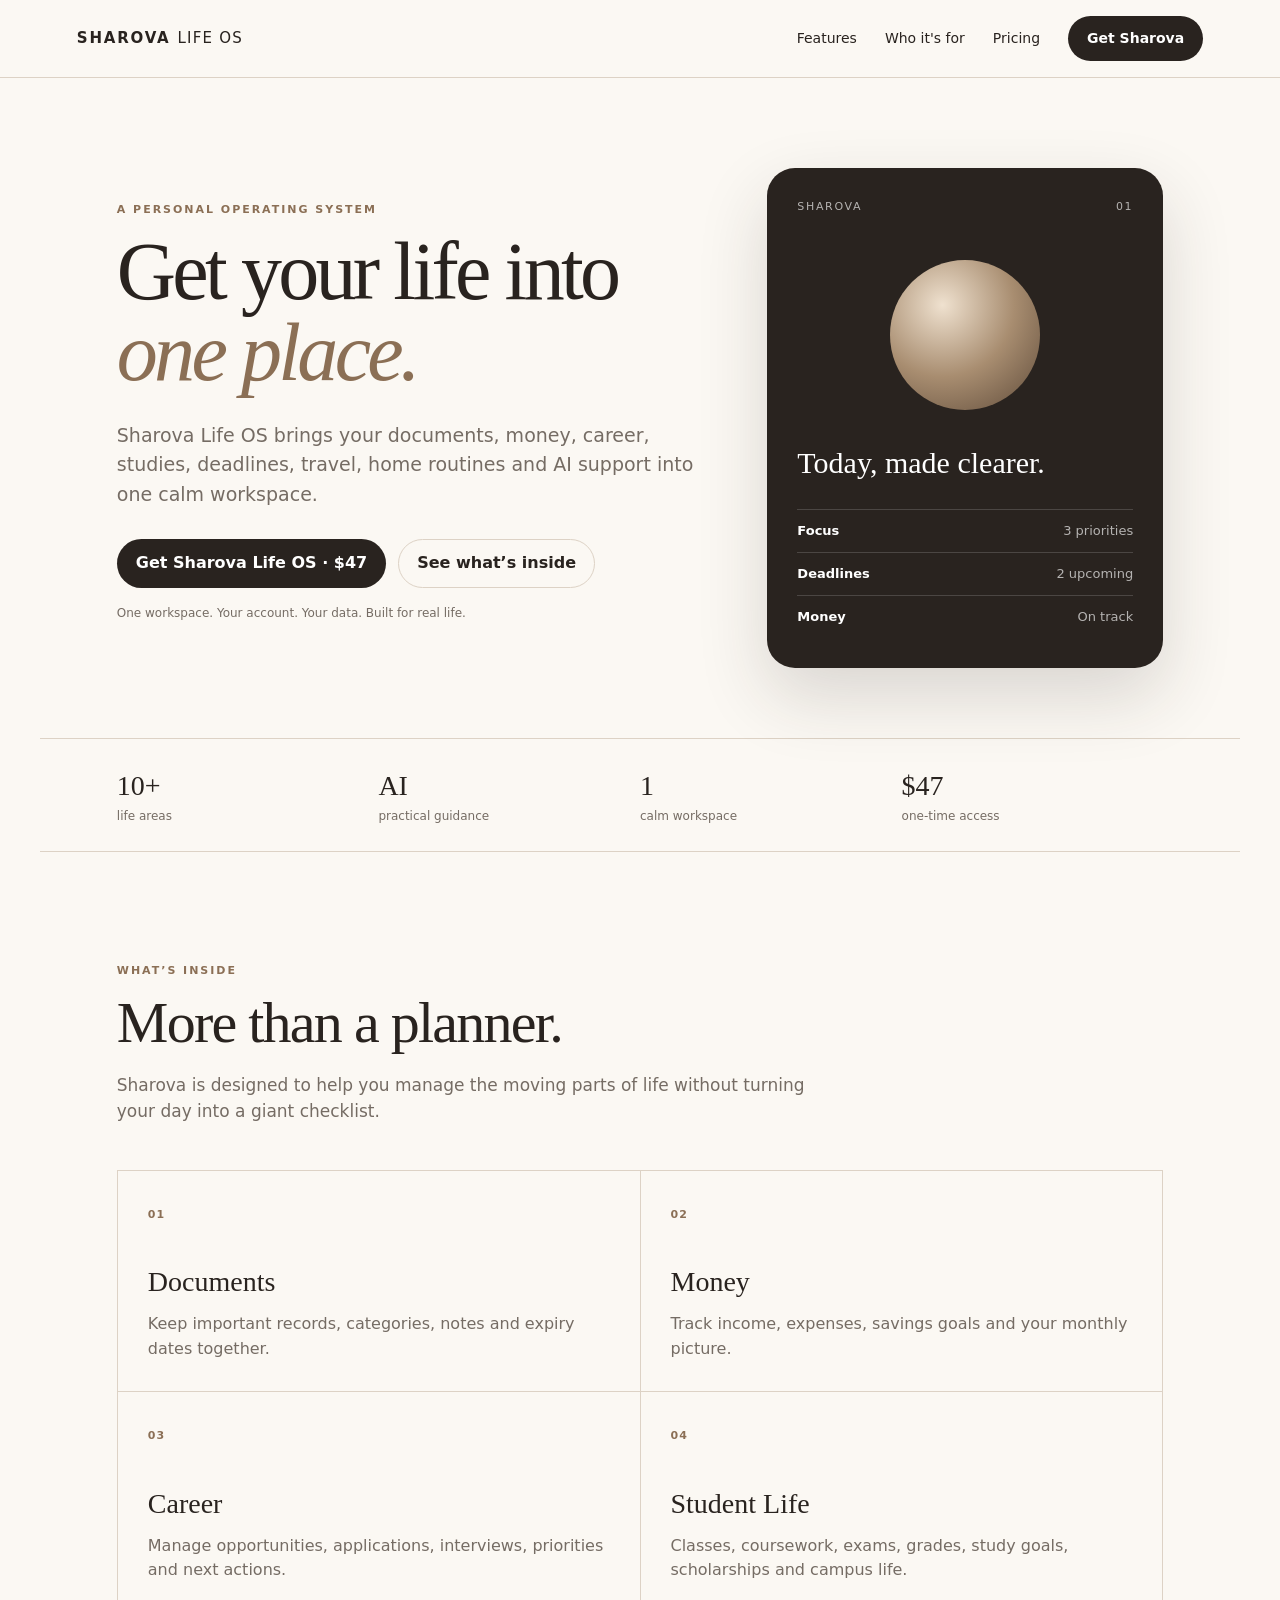
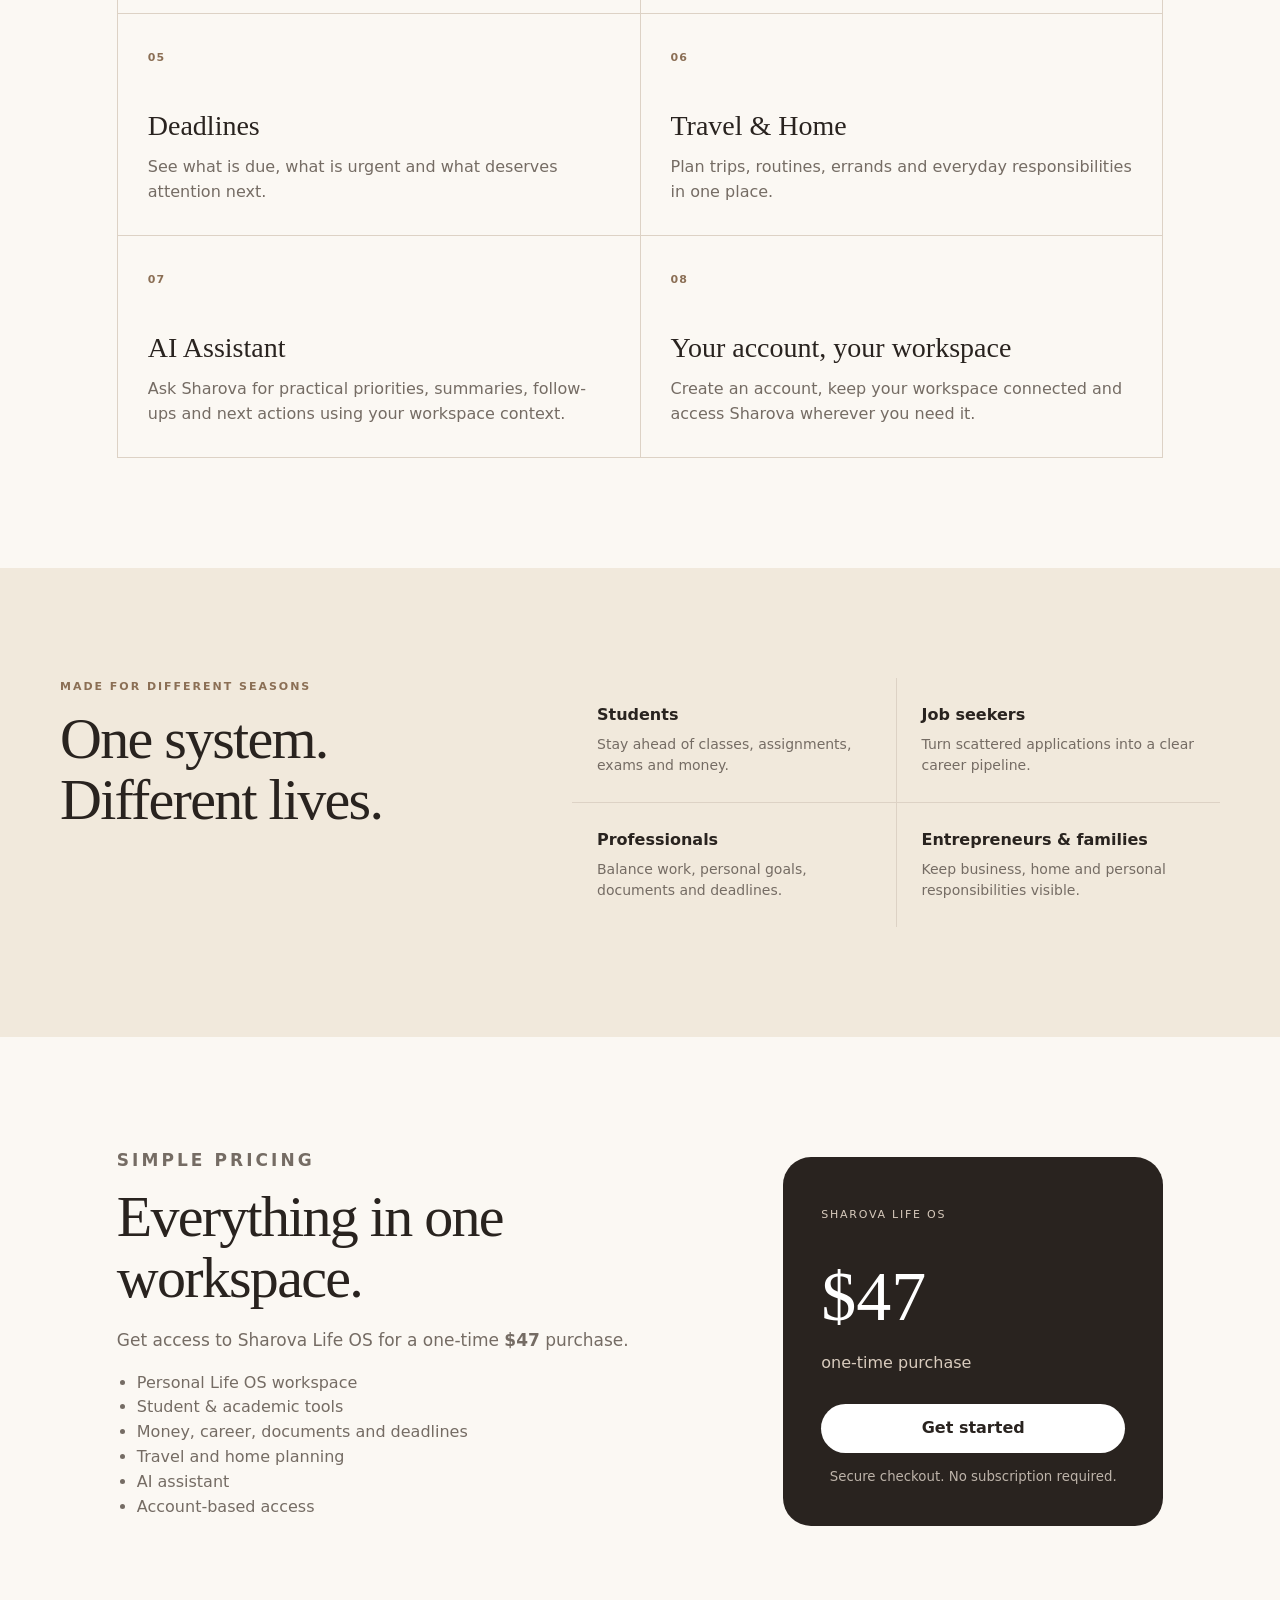
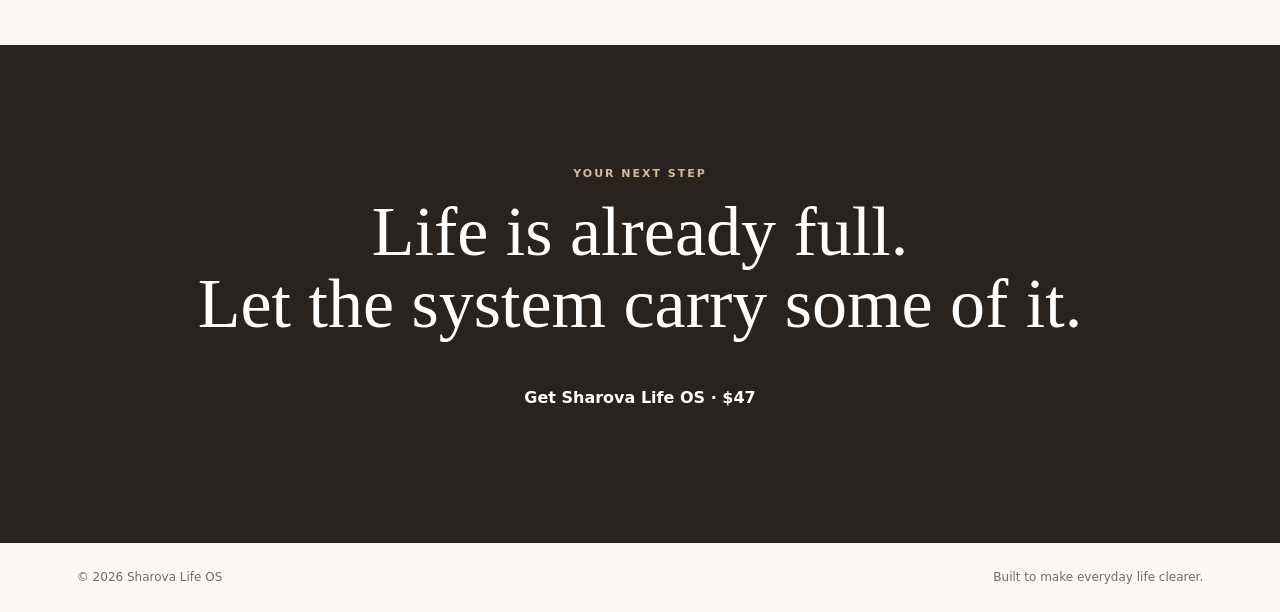
<file: website.html>
<!doctype html>
<html lang="en">
<head>
<meta charset="utf-8">
<meta name="viewport" content="width=device-width,initial-scale=1">
<meta name="description" content="Sharova Life OS — one calm workspace for your life, studies, career, money and everyday plans.">
<meta name="robots" content="index,follow">
<title>Sharova Life OS — Your life, organized.</title>
<link rel="stylesheet" href="website.css">
</head>
<body>
<header class="nav"><a class="logo" href="#top">SHAROVA <span>LIFE OS</span></a><nav><a href="#features">Features</a><a href="#who">Who it's for</a><a href="#price">Pricing</a><a class="nav-cta" href="/?edition=direct">Get Sharova</a></nav></header>
<main id="top">
<section class="hero"><div class="hero-copy"><p class="eyebrow">A PERSONAL OPERATING SYSTEM</p><h1>Get your life into <em>one place.</em></h1><p class="lead">Sharova Life OS brings your documents, money, career, studies, deadlines, travel, home routines and AI support into one calm workspace.</p><div class="actions"><a class="primary" href="/?edition=direct">Get Sharova Life OS · $47</a><a class="secondary" href="#features">See what’s inside</a></div><p class="micro">One workspace. Your account. Your data. Built for real life.</p></div><div class="hero-card"><div class="card-top"><span>SHAROVA</span><span>01</span></div><div class="orb"></div><h2>Today, made clearer.</h2><div class="mini-row"><b>Focus</b><span>3 priorities</span></div><div class="mini-row"><b>Deadlines</b><span>2 upcoming</span></div><div class="mini-row"><b>Money</b><span>On track</span></div></div></section>
<section class="trust"><div><strong>10+</strong><span>life areas</span></div><div><strong>AI</strong><span>practical guidance</span></div><div><strong>1</strong><span>calm workspace</span></div><div><strong>$47</strong><span>one-time access</span></div></section>
<section id="features" class="section"><div class="section-heading"><p class="eyebrow">WHAT’S INSIDE</p><h2>More than a planner.</h2><p>Sharova is designed to help you manage the moving parts of life without turning your day into a giant checklist.</p></div><div class="grid">
<article><span>01</span><h3>Documents</h3><p>Keep important records, categories, notes and expiry dates together.</p></article>
<article><span>02</span><h3>Money</h3><p>Track income, expenses, savings goals and your monthly picture.</p></article>
<article><span>03</span><h3>Career</h3><p>Manage opportunities, applications, interviews, priorities and next actions.</p></article>
<article><span>04</span><h3>Student Life</h3><p>Classes, coursework, exams, grades, study goals, scholarships and campus life.</p></article>
<article><span>05</span><h3>Deadlines</h3><p>See what is due, what is urgent and what deserves attention next.</p></article>
<article><span>06</span><h3>Travel & Home</h3><p>Plan trips, routines, errands and everyday responsibilities in one place.</p></article>
<article class="wide"><span>07</span><h3>AI Assistant</h3><p>Ask Sharova for practical priorities, summaries, follow-ups and next actions using your workspace context.</p></article>
<article class="wide"><span>08</span><h3>Your account, your workspace</h3><p>Create an account, keep your workspace connected and access Sharova wherever you need it.</p></article>
</div></section>
<section id="who" class="split"><div><p class="eyebrow">MADE FOR DIFFERENT SEASONS</p><h2>One system. Different lives.</h2></div><div class="audiences"><div><b>Students</b><span>Stay ahead of classes, assignments, exams and money.</span></div><div><b>Job seekers</b><span>Turn scattered applications into a clear career pipeline.</span></div><div><b>Professionals</b><span>Balance work, personal goals, documents and deadlines.</span></div><div><b>Entrepreneurs & families</b><span>Keep business, home and personal responsibilities visible.</span></div></div></section>
<section id="price" class="price"><div><p class="eyebrow">SIMPLE PRICING</p><h2>Everything in one workspace.</h2><p>Get access to Sharova Life OS for a one-time <strong>$47</strong> purchase.</p><ul><li>Personal Life OS workspace</li><li>Student & academic tools</li><li>Money, career, documents and deadlines</li><li>Travel and home planning</li><li>AI assistant</li><li>Account-based access</li></ul></div><div class="price-card"><p>SHAROVA LIFE OS</p><strong>$47</strong><span>one-time purchase</span><a class="primary" href="/?edition=direct">Get started</a><small>Secure checkout. No subscription required.</small></div></section>
<section class="final"><p class="eyebrow">YOUR NEXT STEP</p><h2>Life is already full.<br>Let the system carry some of it.</h2><a class="primary" href="/?edition=direct">Get Sharova Life OS · $47</a></section>
</main>
<footer><span>© 2026 Sharova Life OS</span><span>Built to make everyday life clearer.</span></footer>
</body></html>
</file>
<file: store.css>
:root{--ink:#29231f;--muted:#756c64;--paper:#fbf8f3;--cream:#f1e9dc;--line:#ddd2c5;--accent:#8b6f55;--white:#fffdfa}*{box-sizing:border-box}html{scroll-behavior:smooth}body{margin:0;background:var(--paper);color:var(--ink);font-family:Inter,ui-sans-serif,system-ui,-apple-system,BlinkMacSystemFont,"Segoe UI",sans-serif;line-height:1.55}.nav{height:78px;display:flex;align-items:center;justify-content:space-between;padding:0 clamp(20px,6vw,88px);border-bottom:1px solid var(--line);background:rgba(251,248,243,.94);position:sticky;top:0;z-index:10;backdrop-filter:blur(12px)}.logo{font-weight:900;letter-spacing:.18em;text-decoration:none;color:var(--ink);font-size:16px}.nav nav{display:flex;align-items:center;gap:26px}.nav nav a{color:var(--ink);text-decoration:none;font-size:14px}.ghost{border:1px solid var(--line);border-radius:999px;padding:9px 16px;font-weight:700}.hero{max-width:1240px;margin:auto;padding:90px clamp(20px,6vw,88px) 80px;display:grid;grid-template-columns:1.05fr .8fr;gap:80px;align-items:center}.eyebrow{font-size:11px;font-weight:800;letter-spacing:.18em;color:var(--accent);margin:0 0 14px}.hero h1{font-family:Georgia,serif;font-weight:500;font-size:clamp(48px,7vw,82px);line-height:.98;letter-spacing:-.045em;margin:0 0 28px;max-width:760px}.hero h1 em{font-style:italic;color:var(--accent)}.lead{font-size:19px;color:var(--muted);max-width:660px}.actions{display:flex;gap:12px;flex-wrap:wrap;margin:30px 0 16px}.primary{background:var(--ink);color:white;border-radius:999px;padding:12px 20px;display:inline-block;text-decoration:none;font-weight:750}.secondary{border:1px solid var(--line);color:var(--ink);border-radius:999px;padding:11px 18px;text-decoration:none;font-weight:700}.micro{font-size:12px;color:var(--muted)}.hero-art{background:var(--ink);color:white;border-radius:32px;min-height:470px;padding:28px;position:relative;overflow:hidden;box-shadow:0 30px 80px rgba(41,35,31,.16)}.art-label,.art-bottom{display:flex;justify-content:space-between;font-size:10px;letter-spacing:.16em;opacity:.68}.art-orbit{width:270px;height:270px;border:1px solid rgba(255,255,255,.18);border-radius:50%;margin:55px auto 50px;position:relative}.art-orbit:before,.art-orbit:after{content:"";position:absolute;inset:35px;border:1px solid rgba(255,255,255,.18);border-radius:50%}.art-orbit:after{inset:76px}.art-orbit i{position:absolute;width:10px;height:10px;border-radius:50%;background:#d8bfa2}.art-orbit i:nth-child(1){top:30px;left:120px}.art-orbit i:nth-child(2){right:38px;bottom:72px}.art-orbit i:nth-child(3){left:42px;bottom:45px}.art-bottom{position:absolute;bottom:28px;left:28px;right:28px}.statement{background:var(--cream);padding:110px max(20px,calc((100% - 900px)/2));text-align:center}.statement h2,.section h2,.why h2,.future h2{font-family:Georgia,serif;font-size:clamp(40px,5vw,62px);font-weight:500;line-height:1.02;letter-spacing:-.03em;margin:0 0 18px}.statement>p:last-child{max-width:700px;margin:0 auto;color:var(--muted);font-size:17px}.section,.future{max-width:1240px;margin:auto;padding:110px clamp(20px,6vw,88px)}.section-heading{max-width:690px;margin-bottom:45px}.section-heading>p:last-child{color:var(--muted);font-size:17px}.products{display:grid;grid-template-columns:repeat(2,1fr);gap:1px;background:var(--line);border:1px solid var(--line)}.product{background:var(--paper);padding:32px;min-height:300px;display:flex;flex-direction:column;justify-content:space-between}.product.featured{background:#efe5d8}.product-meta{display:flex;justify-content:space-between;gap:15px;font-size:10px;letter-spacing:.12em;color:var(--accent);font-weight:800}.product-meta b{color:var(--muted);font-weight:700}.product h3{font-family:Georgia,serif;font-size:34px;font-weight:500;margin:42px 0 10px}.product p{color:var(--muted);max-width:520px;margin:0}.product-bottom{display:flex;align-items:center;justify-content:space-between;gap:18px;margin-top:35px}.product-bottom strong{font-family:Georgia,serif;font-size:40px;font-weight:500}.soon{font-size:12px;color:var(--muted);border:1px solid var(--line);border-radius:999px;padding:9px 13px}.why{background:var(--ink);color:white;padding:110px max(20px,calc((100% - 1240px)/2));display:grid;grid-template-columns:.8fr 1.2fr;gap:80px}.why .eyebrow{color:#d2b99e}.why h2{margin:0}.why-grid{display:grid;grid-template-columns:1fr 1fr;gap:1px;background:rgba(255,255,255,.14)}.why-grid div{background:var(--ink);padding:28px;border:1px solid rgba(255,255,255,.06)}.why-grid b,.why-grid span{display:block}.why-grid span{color:#bdb3a9;font-size:14px;margin-top:7px}.future{display:grid;grid-template-columns:1.2fr .8fr;gap:80px;align-items:center}.future p{color:var(--muted);font-size:17px;max-width:650px}.future-card{background:var(--cream);border-radius:28px;padding:38px;min-height:240px;display:flex;flex-direction:column;justify-content:space-between}.future-card span,.future-card small{color:var(--muted);font-size:11px;letter-spacing:.13em}.future-card strong{font-family:Georgia,serif;font-size:36px;font-weight:500}.final{text-align:center;padding:120px 20px;background:var(--cream)}.final h2{font-family:Georgia,serif;font-size:clamp(42px,6vw,70px);font-weight:500;line-height:1.02;margin:0 0 35px}.final .eyebrow{color:var(--accent)}footer{display:flex;justify-content:space-between;gap:20px;padding:25px clamp(20px,6vw,88px);font-size:12px;color:var(--muted)}footer a{color:var(--ink);font-weight:700;text-decoration:none}@media(max-width:800px){.nav{height:auto;padding:18px 20px}.nav nav a:not(.ghost){display:none}.hero{grid-template-columns:1fr;padding-top:60px;gap:45px}.hero-art{min-height:380px}.products,.why,.future{grid-template-columns:1fr}.why{gap:45px}.why-grid{grid-template-columns:1fr}.product{min-height:280px}footer{flex-direction:column}}
</file>
<file: website.css>
:root{--ink:#29231f;--muted:#756c64;--paper:#fbf8f3;--cream:#f1e9dc;--line:#ddd2c5;--accent:#8b6f55;--white:#fffdfa}*{box-sizing:border-box}html{scroll-behavior:smooth}body{margin:0;background:var(--paper);color:var(--ink);font-family:Inter,ui-sans-serif,system-ui,-apple-system,BlinkMacSystemFont,"Segoe UI",sans-serif;line-height:1.55}.nav{height:78px;display:flex;align-items:center;justify-content:space-between;padding:0 clamp(20px,6vw,88px);border-bottom:1px solid var(--line);background:rgba(251,248,243,.94);position:sticky;top:0;z-index:10;backdrop-filter:blur(12px)}.logo{font-weight:900;letter-spacing:.12em;text-decoration:none;color:var(--ink);font-size:15px}.logo span{font-weight:500;letter-spacing:.08em}.nav nav{display:flex;align-items:center;gap:28px}.nav nav a{color:var(--ink);text-decoration:none;font-size:14px}.nav-cta,.primary{background:var(--ink)!important;color:white!important;border-radius:999px;padding:12px 19px;display:inline-block;text-decoration:none;font-weight:700}.hero{max-width:1200px;margin:auto;padding:90px clamp(20px,6vw,88px) 70px;display:grid;grid-template-columns:1.1fr .75fr;gap:70px;align-items:center}.eyebrow{font-size:11px;font-weight:800;letter-spacing:.18em;color:var(--accent);margin:0 0 14px}.hero h1{font-family:Georgia,serif;font-weight:500;font-size:clamp(48px,7vw,82px);line-height:.98;letter-spacing:-.045em;margin:0 0 28px;max-width:760px}.hero h1 em{font-style:italic;color:var(--accent)}.lead{font-size:19px;color:var(--muted);max-width:650px}.actions{display:flex;gap:12px;flex-wrap:wrap;margin:30px 0 16px}.secondary{border:1px solid var(--line);color:var(--ink);border-radius:999px;padding:11px 18px;text-decoration:none;font-weight:700}.micro{font-size:12px;color:var(--muted)}.hero-card{background:var(--ink);color:white;border-radius:28px;padding:30px;min-height:430px;box-shadow:0 28px 70px rgba(41,35,31,.16)}.card-top{display:flex;justify-content:space-between;font-size:11px;letter-spacing:.15em;opacity:.65}.orb{height:150px;width:150px;border-radius:50%;margin:45px auto 30px;background:radial-gradient(circle at 35% 30%,#efe1cf,#a88d70 50%,#5e4a39)}.hero-card h2{font-family:Georgia,serif;font-size:30px;font-weight:500;margin:0 0 22px}.mini-row{display:flex;justify-content:space-between;border-top:1px solid rgba(255,255,255,.16);padding:11px 0;font-size:13px}.mini-row span{opacity:.65}.trust{display:grid;grid-template-columns:repeat(4,1fr);max-width:1200px;margin:auto;border-top:1px solid var(--line);border-bottom:1px solid var(--line);padding:25px clamp(20px,6vw,88px)}.trust div{display:flex;flex-direction:column}.trust strong{font-family:Georgia,serif;font-size:28px;font-weight:500}.trust span{font-size:12px;color:var(--muted)}.section,.split,.price{max-width:1200px;margin:auto;padding:110px clamp(20px,6vw,88px)}.section-heading{max-width:690px;margin-bottom:45px}.section h2,.split h2,.price h2{font-family:Georgia,serif;font-size:clamp(38px,5vw,58px);font-weight:500;line-height:1.05;letter-spacing:-.03em;margin:0 0 18px}.section-heading p:last-child,.price p{color:var(--muted);font-size:17px}.grid{display:grid;grid-template-columns:repeat(2,1fr);gap:1px;background:var(--line);border:1px solid var(--line)}article{background:var(--paper);padding:30px;min-height:210px}article.wide{min-height:180px}article span{font-size:11px;color:var(--accent);font-weight:800;letter-spacing:.1em}article h3{font-family:Georgia,serif;font-size:28px;font-weight:500;margin:35px 0 8px}article p{margin:0;color:var(--muted)}.split{background:var(--cream);max-width:none;padding-left:max(20px,calc((100% - 1200px)/2 + 20px));padding-right:max(20px,calc((100% - 1200px)/2 + 20px));display:grid;grid-template-columns:.8fr 1.2fr;gap:80px}.audiences{display:grid;grid-template-columns:1fr 1fr;gap:1px;background:var(--line)}.audiences div{background:var(--cream);padding:25px}.audiences b,.audiences span{display:block}.audiences span{font-size:14px;color:var(--muted);margin-top:6px}.price{display:grid;grid-template-columns:1fr 380px;gap:80px;align-items:center}.price ul{padding-left:20px;color:var(--muted)}.price-card{background:var(--ink);color:white;border-radius:28px;padding:38px}.price-card p{color:#d8cbbd;font-size:11px;letter-spacing:.16em}.price-card strong{display:block;font-family:Georgia,serif;font-size:70px;font-weight:500;margin:20px 0 0}.price-card span{color:#d8cbbd;display:block;margin-bottom:28px}.price-card .primary{background:white!important;color:var(--ink)!important;text-align:center;width:100%}.price-card small{display:block;text-align:center;color:#bdb3a9;margin-top:14px}.final{text-align:center;padding:120px 20px;background:var(--ink);color:white}.final h2{font-family:Georgia,serif;font-size:clamp(42px,6vw,70px);font-weight:500;line-height:1.02;margin:0 0 35px}.final .eyebrow{color:#d2b99e}footer{display:flex;justify-content:space-between;padding:25px clamp(20px,6vw,88px);font-size:12px;color:var(--muted);background:var(--paper)}@media(max-width:800px){.nav{height:auto;padding:18px 20px}.nav nav a:not(.nav-cta){display:none}.hero{grid-template-columns:1fr;padding-top:60px;gap:45px}.hero-card{min-height:360px}.trust{grid-template-columns:repeat(2,1fr);gap:20px}.grid,.split,.price{grid-template-columns:1fr}.split{gap:40px}.price{gap:45px}.audiences{grid-template-columns:1fr}footer{flex-direction:column;gap:8px}}
</file>
<file: styles.css>
:root{--ink:#29231f;--muted:#766c65;--paper:#fbf8f3;--card:#fffdf9;--line:#e8dfd5;--accent:#b79a72;--accent-soft:#eee3d3;--danger:#a94b3f;--good:#55735c;--shadow:0 16px 45px rgba(41,35,31,.08)}*{box-sizing:border-box}html{scroll-behavior:smooth}body{margin:0;background:var(--paper);color:var(--ink);font-family:Inter,ui-sans-serif,system-ui,-apple-system,BlinkMacSystemFont,"Segoe UI",sans-serif}.app-shell{min-height:100vh}.topbar{height:72px;display:flex;align-items:center;justify-content:space-between;padding:0 28px;border-bottom:1px solid var(--line);background:rgba(251,248,243,.94);backdrop-filter:blur(12px);position:sticky;top:0;z-index:20}.brand{font-family:Georgia,serif;letter-spacing:.24em;color:var(--ink);text-decoration:none;font-weight:700}.menu-btn{display:none;border:0;background:none;font-size:24px;color:var(--ink)}.sidebar{position:fixed;left:0;top:72px;bottom:0;width:220px;padding:30px 20px;border-right:1px solid var(--line);background:var(--paper);z-index:15}.sidebar nav{display:grid;gap:6px}.sidebar a{padding:11px 12px;border-radius:10px;color:var(--muted);text-decoration:none;font-size:14px}.sidebar a:hover{background:var(--accent-soft);color:var(--ink)}main{margin-left:220px;max-width:1250px;padding:0 42px}.hero{min-height:410px;display:grid;grid-template-columns:1fr 310px;gap:40px;align-items:center;border-bottom:1px solid var(--line)}.eyebrow{font-size:11px;letter-spacing:.2em;font-weight:700;color:var(--accent);margin:0 0 12px}.hero h1{font:clamp(46px,7vw,82px)/.98 Georgia,serif;margin:0;max-width:750px}.hero h1 span{font-style:italic}.hero-copy{max-width:590px;color:var(--muted);font-size:18px;line-height:1.7}.hero-actions{display:flex;gap:10px;flex-wrap:wrap;margin-top:24px}.primary-btn,.ghost-btn{border-radius:10px;padding:11px 16px;font-weight:700;font-size:13px;cursor:pointer;text-decoration:none;display:inline-block}.primary-btn{border:1px solid var(--ink);background:var(--ink);color:white}.ghost-btn{border:1px solid var(--line);background:transparent;color:var(--muted)}.quick-card{background:var(--card);border:1px solid var(--line);border-radius:18px;padding:28px;box-shadow:var(--shadow)}.quick-card span{font-size:12px;color:var(--muted);text-transform:uppercase;letter-spacing:.15em}.quick-card strong{display:block;font:26px Georgia,serif;margin:12px 0}.quick-card p{margin:0;color:var(--muted);font-size:14px}.stats{display:grid;grid-template-columns:repeat(4,1fr);gap:12px;padding:24px 0 0}.stats div{border:1px solid var(--line);background:var(--card);border-radius:14px;padding:16px}.stats b{display:block;font:25px Georgia,serif}.stats span{font-size:11px;color:var(--muted);text-transform:uppercase;letter-spacing:.08em}.focus-panel{display:grid;grid-template-columns:.8fr 1.2fr;gap:30px;align-items:center;margin:24px 0 0;padding:24px;border:1px solid var(--line);border-radius:18px;background:var(--ink);color:#fff;box-shadow:var(--shadow)}.focus-panel h2{font:28px Georgia,serif;margin:0 0 8px}.focus-panel p:not(.eyebrow){margin:0;color:#d8d0c8;font-size:13px;line-height:1.6}.focus-list{display:grid;gap:8px}.focus-item{display:flex;align-items:center;justify-content:space-between;gap:14px;padding:12px 14px;border:1px solid rgba(255,255,255,.14);border-radius:12px;background:rgba(255,255,255,.06)}.focus-item strong{font-size:13px}.focus-item small{display:block;color:#d8d0c8;margin-top:3px;font-size:11px}.focus-link{flex-shrink:0;color:#fff;text-decoration:none;border:1px solid rgba(255,255,255,.22);border-radius:8px;padding:7px 9px;font-size:11px;font-weight:700}.focus-empty{padding:14px;border:1px dashed rgba(255,255,255,.2);border-radius:12px;color:#d8d0c8;font-size:12px}.dashboard-grid{display:grid;grid-template-columns:repeat(4,1fr);gap:14px;padding:24px 0 80px}.area-card{min-height:175px;padding:22px;border:1px solid var(--line);border-radius:16px;background:var(--card);text-decoration:none;color:inherit;transition:transform .2s,box-shadow .2s}.area-card:hover{transform:translateY(-3px);box-shadow:var(--shadow)}.area-card b{font-size:11px;color:var(--accent);letter-spacing:.1em}.area-card h2{font:24px Georgia,serif;margin:45px 0 8px}.area-card p{font-size:13px;color:var(--muted);line-height:1.5;margin:0}.assistant-card{background:var(--ink);color:#fff}.assistant-card p{color:#d8d0c8}.module{scroll-margin-top:95px;display:grid;grid-template-columns:1fr 1fr;gap:50px;align-items:start;padding:70px 0;border-top:1px solid var(--line)}.module h2{font:42px Georgia,serif;margin:0 0 12px}.module p:not(.eyebrow){color:var(--muted);line-height:1.7;max-width:520px}.quick-form,.goal-form{display:grid;grid-template-columns:1fr 1fr;gap:9px;margin-top:24px;max-width:560px}.quick-form input,.quick-form select,.goal-form input,.chat-form input{width:100%;padding:12px 13px;border:1px solid var(--line);border-radius:10px;background:var(--card);color:var(--ink);font:inherit}.quick-form .primary-btn,.goal-form .ghost-btn{grid-column:1/-1;width:max-content}.goal-form{margin-top:10px}.data-panel{border:1px solid var(--line);border-radius:18px;background:var(--card);padding:18px;box-shadow:var(--shadow)}.panel-head{display:flex;justify-content:space-between;align-items:center;border-bottom:1px solid var(--line);padding-bottom:12px;margin-bottom:6px}.panel-head h3{font:20px Georgia,serif;margin:0}.panel-head span{font-size:12px;color:var(--muted)}.panel-note{font-size:12px!important;margin:8px 0!important}.item-list{display:grid}.list-item{display:flex;justify-content:space-between;align-items:center;gap:12px;padding:14px 2px;border-bottom:1px solid var(--line)}.list-item:last-child{border-bottom:0}.list-item strong{display:block;font-size:14px}.list-item small{display:block;color:var(--muted);font-size:11px;margin-top:4px;line-height:1.5}.list-item.done strong{text-decoration:line-through;color:var(--muted)}.item-actions{display:flex;gap:5px;flex-shrink:0}.mini-btn{border:1px solid var(--line);background:transparent;border-radius:8px;width:30px;height:30px;cursor:pointer;color:var(--muted)}.mini-btn:hover{background:var(--accent-soft);color:var(--ink)}.empty{padding:22px 2px;color:var(--muted);font-size:13px}.badge{display:inline-block;padding:4px 7px;border-radius:999px;background:var(--accent-soft);color:var(--ink);font-size:10px;font-weight:700;margin:0 5px 3px 0}.badge.danger{background:#f3dfdb;color:var(--danger)}.badge.good{background:#e2eee4;color:var(--good)}.badge.low{opacity:.72}.balance-card{background:var(--accent-soft);border-radius:14px;padding:18px}.balance-card span,.mini-stat span,.goal-card span{font-size:11px;text-transform:uppercase;letter-spacing:.1em;color:var(--muted)}.balance-card strong{display:block;font:30px Georgia,serif;margin-top:7px}.money-summary{display:grid;grid-template-columns:1.5fr 1fr 1fr;gap:9px;margin-bottom:12px}.mini-stat{border:1px solid var(--line);border-radius:14px;padding:14px}.mini-stat strong{display:block;font:17px Georgia,serif;margin-top:8px}.goal-card{border:1px solid var(--line);border-radius:14px;padding:14px;margin-bottom:16px}.goal-card>div:first-child{display:flex;justify-content:space-between;gap:12px;align-items:center}.goal-card strong{font:14px Georgia,serif}.progress{height:8px;border-radius:99px;background:var(--accent-soft);overflow:hidden;margin-top:12px}.progress i{display:block;height:100%;width:0;background:var(--accent);transition:width .3s}.pipeline{display:grid;grid-template-columns:repeat(5,1fr);gap:7px;margin:12px 0 18px}.pipeline-card{border:1px solid var(--line);border-radius:11px;padding:10px 8px;background:var(--paper)}.pipeline-card strong{display:block;font:20px Georgia,serif}.pipeline-card span{display:block;color:var(--muted);font-size:9px;text-transform:uppercase;letter-spacing:.05em;margin-top:3px}.pipeline-card.active{background:var(--accent-soft);border-color:#dccbb5}.deadline-groups{display:grid;grid-template-columns:repeat(4,1fr);gap:7px;margin:12px 0 8px}.deadline-group{border:1px solid var(--line);border-radius:11px;padding:10px 8px;background:var(--paper)}.deadline-group strong{display:block;font:19px Georgia,serif}.deadline-group span{display:block;color:var(--muted);font-size:9px;text-transform:uppercase;letter-spacing:.05em;margin-top:3px}.deadline-group.alert{background:#f3dfdb;border-color:#e7c5be}.deadline-group.today{background:var(--accent-soft)}.deadline-group.later{background:#f4f0ea}.followup{font-size:10px!important;color:var(--danger)!important;margin:3px 0 0!important}.travel-tip{display:flex;gap:10px;align-items:flex-start;margin-top:14px;padding:13px 14px;border:1px solid var(--line);border-radius:12px;background:var(--card);max-width:560px}.travel-tip strong{font-size:12px;white-space:nowrap}.travel-tip span{font-size:11px;color:var(--muted);line-height:1.5}.trip-item{padding:14px 2px;border-bottom:1px solid var(--line)}.trip-item:last-child{border-bottom:0}.trip-head{display:flex;justify-content:space-between;gap:12px;align-items:flex-start}.trip-head strong{font-size:14px}.trip-meta{display:block;color:var(--muted);font-size:11px;margin-top:4px;line-height:1.5}.trip-checklist{display:grid;gap:6px;margin-top:10px;padding-left:2px}.trip-check{display:flex;align-items:center;gap:8px;font-size:11px;color:var(--muted)}.trip-check input{accent-color:var(--accent);margin:0}.trip-check.done{color:var(--muted);text-decoration:line-through}.trip-progress{height:5px;border-radius:99px;background:var(--accent-soft);overflow:hidden;margin-top:9px}.trip-progress i{display:block;height:100%;width:0;background:var(--accent);transition:width .25s}.trip-actions{display:flex;gap:5px;flex-shrink:0}.assistant-box{border:1px solid var(--line);border-radius:18px;background:var(--card);padding:16px;box-shadow:var(--shadow)}.chat-log{height:280px;overflow:auto;display:grid;align-content:start;gap:10px;padding:4px}.assistant-message,.user-message{max-width:85%;padding:11px 13px;border-radius:13px;font-size:13px;line-height:1.5}.assistant-message{background:var(--accent-soft);justify-self:start}.user-message{background:var(--ink);color:#fff;justify-self:end}.chat-form{display:grid;grid-template-columns:1fr auto;gap:8px;margin-top:10px}footer{margin-left:220px;border-top:1px solid var(--line);padding:28px 42px;color:var(--muted);font-size:12px}.money-note{margin-top:12px;padding:12px 14px;border:1px dashed var(--line);border-radius:12px;color:var(--muted);font-size:11px;line-height:1.5;max-width:560px}.money-month{border:1px solid var(--line);border-radius:14px;padding:14px;margin-bottom:16px;background:var(--paper)}.month-grid{display:grid;grid-template-columns:1fr 1fr;gap:8px;margin:12px 0 16px}.month-grid>div{border:1px solid var(--line);border-radius:11px;padding:12px;background:var(--card)}.month-grid span{display:block;color:var(--muted);font-size:10px;text-transform:uppercase;letter-spacing:.08em}.month-grid strong{display:block;font:17px Georgia,serif;margin-top:6px}.category-summary{border-top:1px solid var(--line);padding-top:12px}.category-list{display:grid;gap:10px}.category-row{display:grid;gap:5px}.category-head{display:flex;justify-content:space-between;gap:12px;font-size:11px}.category-head span{color:var(--muted)}.category-bar{height:6px;border-radius:99px;background:var(--accent-soft);overflow:hidden}.category-bar i{display:block;height:100%;background:var(--accent);border-radius:99px}.task-tip{display:flex;gap:10px;align-items:flex-start;margin-top:14px;padding:13px 14px;border:1px solid var(--line);border-radius:12px;background:var(--card);max-width:560px}.task-tip strong{font-size:12px;white-space:nowrap}.task-tip span{font-size:11px;color:var(--muted);line-height:1.5}.task-summary{display:grid;grid-template-columns:repeat(4,1fr);gap:7px;margin-bottom:12px}.task-summary>div{border:1px solid var(--line);border-radius:11px;padding:10px;background:var(--paper)}.task-summary b{display:block;font:20px Georgia,serif}.task-summary span{display:block;color:var(--muted);font-size:9px;text-transform:uppercase;letter-spacing:.06em;margin-top:3px}.task-filters{display:flex;gap:6px;flex-wrap:wrap;padding:2px 0 14px;border-bottom:1px solid var(--line);margin-bottom:6px}.filter-btn{border:1px solid var(--line);background:transparent;color:var(--muted);border-radius:999px;padding:7px 10px;font-size:10px;font-weight:700;cursor:pointer}.filter-btn:hover,.filter-btn.active{background:var(--accent-soft);color:var(--ink);border-color:#dccbb5}@media(max-width:850px){.menu-btn{display:block}.sidebar{display:none;width:100%;height:auto;bottom:auto}.sidebar.open{display:block}.sidebar nav{grid-template-columns:repeat(2,1fr)}main{margin-left:0;padding:0 20px}.hero{grid-template-columns:1fr;min-height:520px;padding:55px 0}.quick-card{max-width:340px}.stats{grid-template-columns:repeat(2,1fr)}.focus-panel{grid-template-columns:1fr}.dashboard-grid{grid-template-columns:repeat(2,1fr);padding-bottom:55px}.module{grid-template-columns:1fr;gap:25px;padding:60px 0;min-height:auto}footer{margin-left:0;padding:24px 20px}}@media(max-width:500px){.topbar{padding:0 18px}.dashboard-grid{grid-template-columns:1fr}.area-card{min-height:150px}.area-card h2{margin-top:30px}.hero h1{font-size:48px}.hero-copy{font-size:16px}.quick-form,.goal-form{grid-template-columns:1fr}.quick-form .primary-btn,.goal-form .ghost-btn{width:100%}.money-summary{grid-template-columns:1fr}.chat-form{grid-template-columns:1fr}.chat-form .primary-btn{width:100%}.focus-panel{padding:20px}.focus-item{align-items:flex-start}.focus-link{margin-top:2px}.pipeline{grid-template-columns:repeat(2,1fr)}.deadline-groups{grid-template-columns:repeat(2,1fr)}.travel-tip,.task-tip{display:block}.travel-tip strong,.task-tip strong{display:block;margin-bottom:5px}.trip-head{align-items:flex-start}.month-grid{grid-template-columns:1fr}.category-head{align-items:flex-start}.task-summary{grid-template-columns:repeat(2,1fr)}.task-filters{overflow-x:auto;flex-wrap:nowrap}.filter-btn{white-space:nowrap}}
</file>
